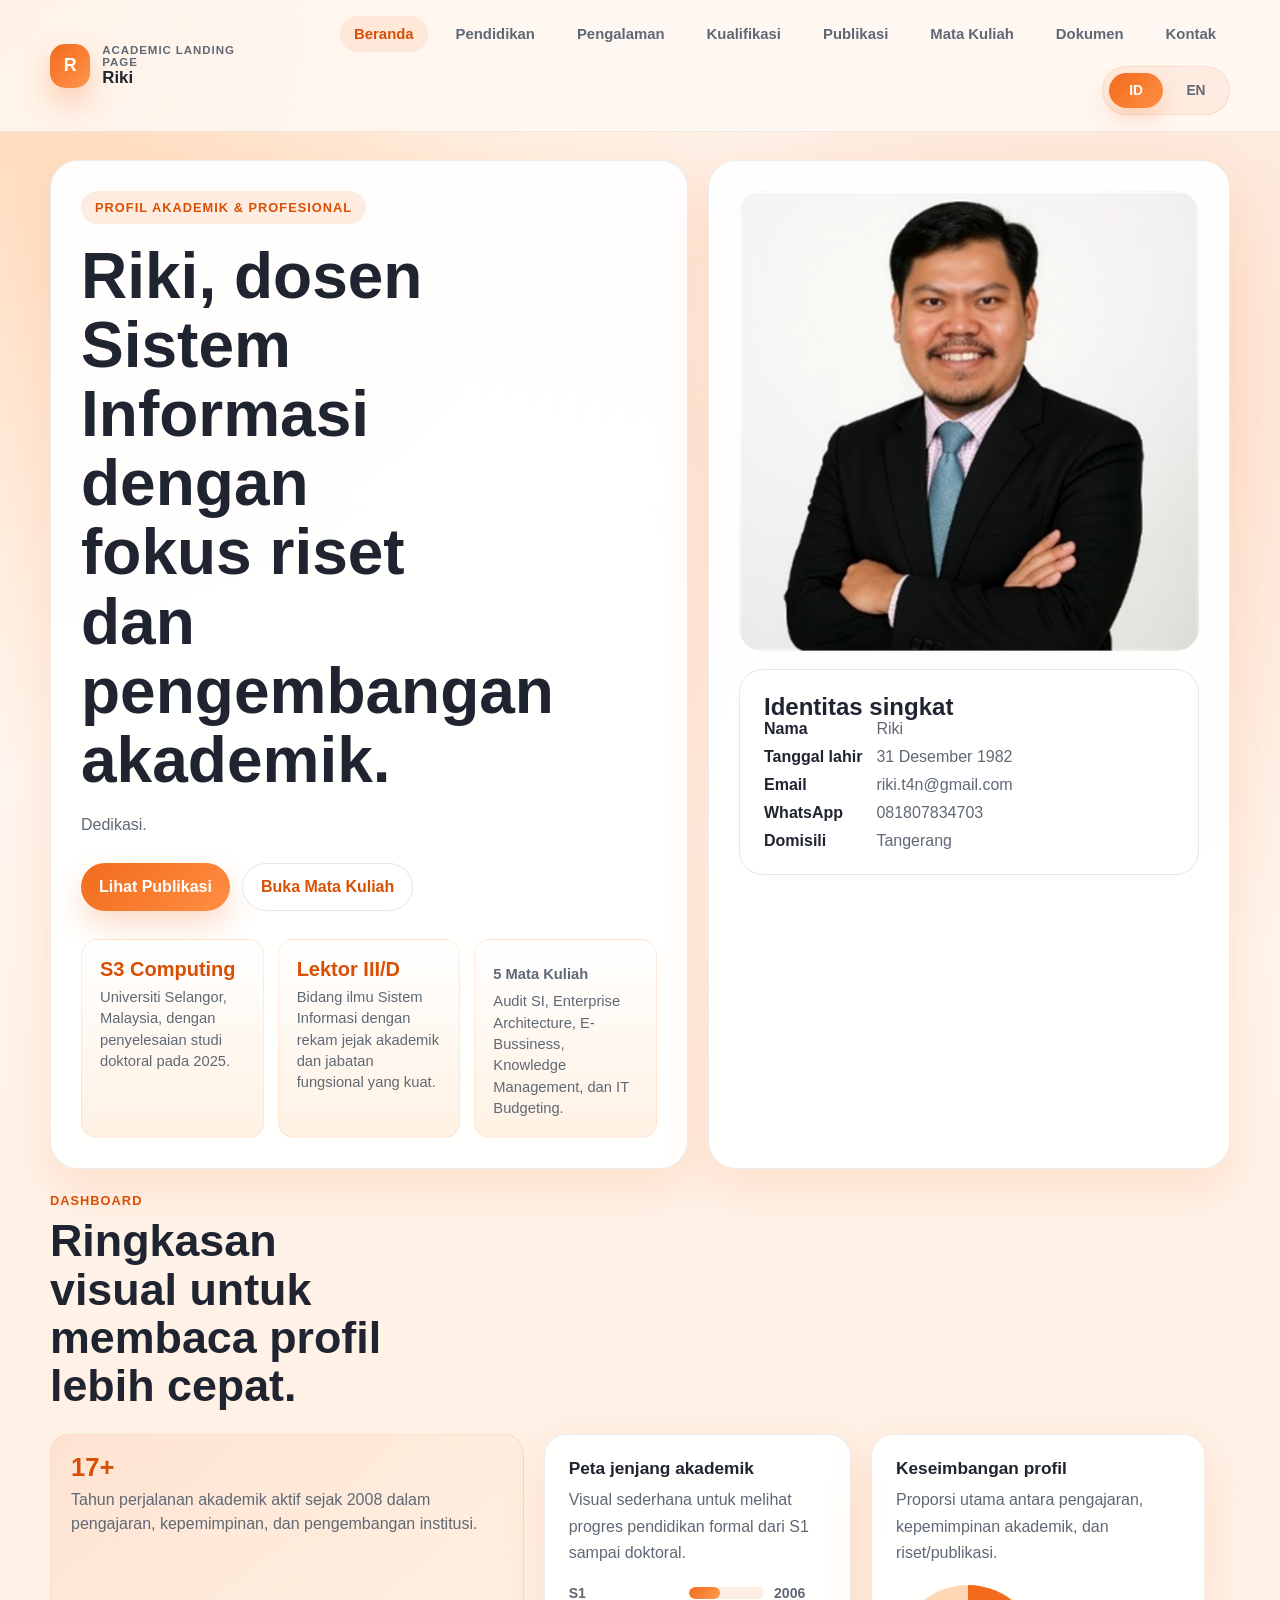
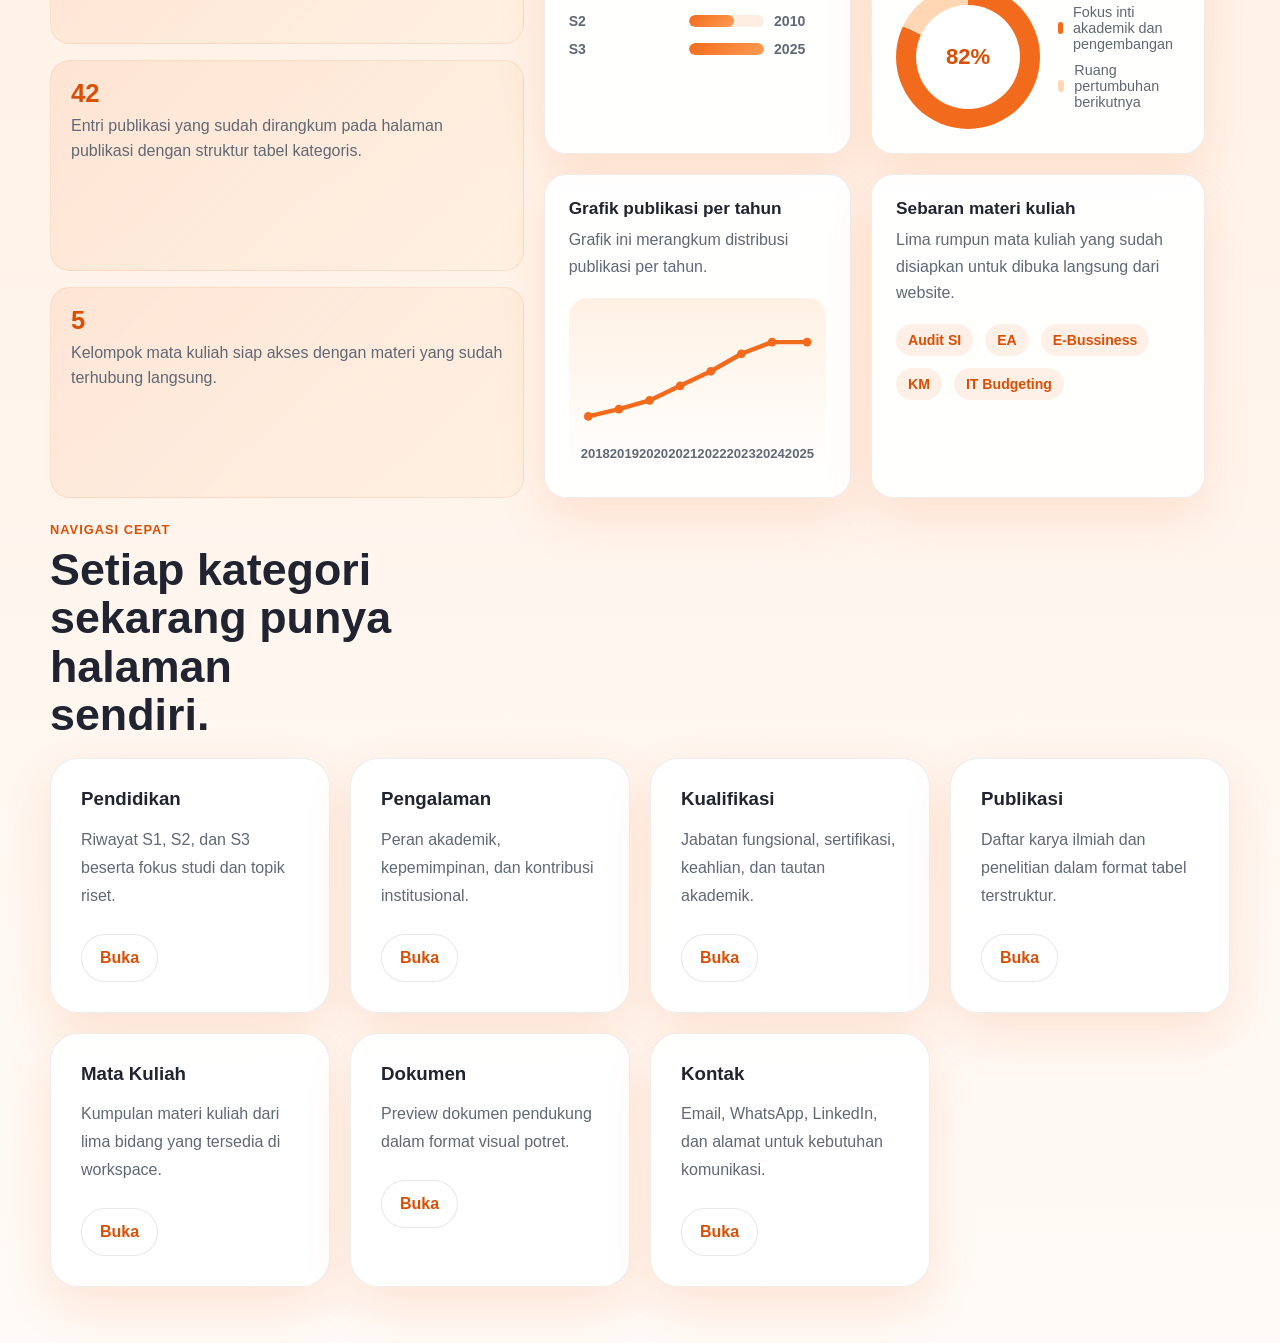
<file: index.html>
<!DOCTYPE html>
<html lang="id">
<head>
  <meta charset="UTF-8">
  <meta name="viewport" content="width=device-width, initial-scale=1.0">
  <title>Riki | Beranda</title>
  <link rel="stylesheet" href="site.css">
</head>
<body data-title-id="Riki | Beranda" data-title-en="Riki | Home">
  <header class="site-header">
    <div class="container nav">
      <a class="brand" href="index.html">
        <div class="brand-mark">R</div>
        <div class="brand-copy">
          <small>Academic Landing Page</small>
          <strong>Riki</strong>
        </div>
      </a>
      <div class="nav-tools">
        <nav class="nav-links">
          <a class="active" href="index.html"><span class="lang-id">Beranda</span><span class="lang-en">Home</span></a>
          <a href="pendidikan.html"><span class="lang-id">Pendidikan</span><span class="lang-en">Education</span></a>
          <a href="pengalaman.html"><span class="lang-id">Pengalaman</span><span class="lang-en">Experience</span></a>
          <a href="kualifikasi.html"><span class="lang-id">Kualifikasi</span><span class="lang-en">Qualifications</span></a>
          <a href="publikasi.html"><span class="lang-id">Publikasi</span><span class="lang-en">Publications</span></a>
          <a href="mata-kuliah.html"><span class="lang-id">Mata Kuliah</span><span class="lang-en">Courses</span></a>
          <a href="dokumen.html"><span class="lang-id">Dokumen</span><span class="lang-en">Documents</span></a>
          <a href="kontak.html"><span class="lang-id">Kontak</span><span class="lang-en">Contact</span></a>
        </nav>
        <div class="lang-switcher" aria-label="Language switcher">
          <button class="lang-button" data-lang-switch="id" type="button">ID</button>
          <button class="lang-button" data-lang-switch="en" type="button">EN</button>
        </div>
      </div>
    </div>
  </header>
  <main>
    <div class="container hero-grid">
      <section class="hero-card">
        <span class="eyebrow"><span class="lang-id">Profil Akademik & Profesional</span><span class="lang-en">Academic & Professional Profile</span></span>
        <h1><span class="lang-id">Riki, dosen Sistem Informasi dengan fokus riset dan pengembangan akademik.</span><span class="lang-en">Riki, an Information Systems lecturer focused on research and academic development.</span></h1>
        <p>
          <span class="lang-id">Dedikasi.</span>
          <span class="lang-en">Dedication.</span>
        </p>
        <div class="actions">
          <a class="button button-primary" href="publikasi.html"><span class="lang-id">Lihat Publikasi</span><span class="lang-en">View Publications</span></a>
          <a class="button button-secondary" href="mata-kuliah.html"><span class="lang-id">Buka Mata Kuliah</span><span class="lang-en">Open Courses</span></a>
        </div>
        <div class="metric-grid">
          <div class="metric">
            <strong>S3 Computing</strong>
            <span><span class="lang-id">Universiti Selangor, Malaysia, dengan penyelesaian studi doktoral pada 2025.</span><span class="lang-en">Universiti Selangor, Malaysia, with doctoral completion in 2025.</span></span>
          </div>
          <div class="metric">
            <strong>Lektor III/D</strong>
            <span><span class="lang-id">Bidang ilmu Sistem Informasi dengan rekam jejak akademik dan jabatan fungsional yang kuat.</span><span class="lang-en">Information Systems specialization with a strong academic and functional-career track record.</span></span>
          </div>
          <div class="metric">
            <strong><span class="lang-id">5 Mata Kuliah</span><span class="lang-en">5 Courses</span></strong>
            <span><span class="lang-id">Audit SI, Enterprise Architecture, E-Bussiness, Knowledge Management, dan IT Budgeting.</span><span class="lang-en">IT Audit, Enterprise Architecture, E-Business, Knowledge Management, and IT Budgeting.</span></span>
          </div>
        </div>
      </section>
      <aside class="panel">
        <div class="portrait-wrap">
          <img src="./assets/profile-riki-enhanced.jpg" alt="Foto profil Riki">
        </div>
        <div class="mini-profile" style="margin-top: 18px;">
          <h2><span class="lang-id">Identitas singkat</span><span class="lang-en">Quick profile</span></h2>
          <dl>
            <dt><span class="lang-id">Nama</span><span class="lang-en">Name</span></dt>
            <dd>Riki</dd>
            <dt><span class="lang-id">Tanggal lahir</span><span class="lang-en">Date of birth</span></dt>
            <dd><span class="lang-id">31 Desember 1982</span><span class="lang-en">31 December 1982</span></dd>
            <dt>Email</dt>
            <dd>riki.t4n@gmail.com</dd>
            <dt>WhatsApp</dt>
            <dd>081807834703</dd>
            <dt><span class="lang-id">Domisili</span><span class="lang-en">Location</span></dt>
            <dd>Tangerang</dd>
          </dl>
        </div>
      </aside>
    </div>

    <section class="container" style="margin-top: 24px;">
      <div class="section-head">
        <div>
          <span class="section-kicker"><span class="lang-id">Dashboard</span><span class="lang-en">Dashboard</span></span>
          <h2 class="section-title"><span class="lang-id">Ringkasan visual untuk membaca profil lebih cepat.</span><span class="lang-en">Visual summary for faster profile reading.</span></h2>
        </div>
      </div>
      <div class="dashboard-grid">
        <div class="dashboard-summary">
          <div class="summary-strip">
            <strong>17+</strong>
            <span><span class="lang-id">Tahun perjalanan akademik aktif sejak 2008 dalam pengajaran, kepemimpinan, dan pengembangan institusi.</span><span class="lang-en">Years of active academic journey since 2008 across teaching, leadership, and institutional development.</span></span>
          </div>
          <div class="summary-strip">
            <strong>42</strong>
            <span><span class="lang-id">Entri publikasi yang sudah dirangkum pada halaman publikasi dengan struktur tabel kategoris.</span><span class="lang-en">Publication entries summarized on the publications page in a categorized table format.</span></span>
          </div>
          <div class="summary-strip">
            <strong>5</strong>
            <span><span class="lang-id">Kelompok mata kuliah siap akses dengan materi yang sudah terhubung langsung.</span><span class="lang-en">Course groups ready to access with directly linked teaching materials.</span></span>
          </div>
        </div>
        <div class="chart-grid">
          <article class="chart-card">
            <h3><span class="lang-id">Peta jenjang akademik</span><span class="lang-en">Academic degree map</span></h3>
            <p><span class="lang-id">Visual sederhana untuk melihat progres pendidikan formal dari S1 sampai doktoral.</span><span class="lang-en">A simple visual to see the progression of formal education from bachelor to doctorate.</span></p>
            <div class="bar-chart">
              <div class="bar-row">
                <span>S1</span>
                <div class="bar-track"><div class="bar-fill" style="width: 42%;"></div></div>
                <span>2006</span>
              </div>
              <div class="bar-row">
                <span>S2</span>
                <div class="bar-track"><div class="bar-fill" style="width: 60%;"></div></div>
                <span>2010</span>
              </div>
              <div class="bar-row">
                <span>S3</span>
                <div class="bar-track"><div class="bar-fill" style="width: 100%;"></div></div>
                <span>2025</span>
              </div>
            </div>
          </article>
          <article class="chart-card">
            <h3><span class="lang-id">Keseimbangan profil</span><span class="lang-en">Profile balance</span></h3>
            <p><span class="lang-id">Proporsi utama antara pengajaran, kepemimpinan akademik, dan riset/publikasi.</span><span class="lang-en">Main proportion across teaching, academic leadership, and research/publication.</span></p>
            <div class="donut-wrap">
              <div class="donut" data-value="82%"></div>
              <div class="legend">
                <div class="legend-item"><span class="legend-swatch"></span><span><span class="lang-id">Fokus inti akademik dan pengembangan</span><span class="lang-en">Core academic and development focus</span></span></div>
                <div class="legend-item"><span class="legend-swatch soft"></span><span><span class="lang-id">Ruang pertumbuhan berikutnya</span><span class="lang-en">Next growth space</span></span></div>
              </div>
            </div>
          </article>
          <article class="chart-card">
            <h3><span class="lang-id">Grafik publikasi per tahun</span><span class="lang-en">Publications by year</span></h3>
            <p><span class="lang-id">Grafik ini merangkum distribusi publikasi per tahun.</span><span class="lang-en">This chart summarizes the publication distribution by year.</span></p>
            <div class="line-chart">
              <svg viewBox="0 0 320 170" role="img" aria-label="Publication chart by year">
                <polyline points="10,146 52,136 94,124 136,104 178,84 220,60 262,44 310,44" fill="none" stroke="#f26b1d" stroke-width="6" stroke-linecap="round" stroke-linejoin="round"></polyline>
                <circle cx="10" cy="146" r="6" fill="#f26b1d"></circle>
                <circle cx="52" cy="136" r="6" fill="#f26b1d"></circle>
                <circle cx="94" cy="124" r="6" fill="#f26b1d"></circle>
                <circle cx="136" cy="104" r="6" fill="#f26b1d"></circle>
                <circle cx="178" cy="84" r="6" fill="#f26b1d"></circle>
                <circle cx="220" cy="60" r="6" fill="#f26b1d"></circle>
                <circle cx="262" cy="44" r="6" fill="#f26b1d"></circle>
                <circle cx="310" cy="44" r="6" fill="#f26b1d"></circle>
              </svg>
              <div class="axis-labels">
                <span>2018</span>
                <span>2019</span>
                <span>2020</span>
                <span>2021</span>
                <span>2022</span>
                <span>2023</span>
                <span>2024</span>
                <span>2025</span>
              </div>
            </div>
          </article>
          <article class="chart-card">
            <h3><span class="lang-id">Sebaran materi kuliah</span><span class="lang-en">Course material spread</span></h3>
            <p><span class="lang-id">Lima rumpun mata kuliah yang sudah disiapkan untuk dibuka langsung dari website.</span><span class="lang-en">Five course clusters prepared to be opened directly from the website.</span></p>
            <div class="chip-row" style="margin-top: 18px;">
              <span class="chip">Audit SI</span>
              <span class="chip">EA</span>
              <span class="chip">E-Bussiness</span>
              <span class="chip">KM</span>
              <span class="chip">IT Budgeting</span>
            </div>
          </article>
        </div>
      </div>
    </section>

    <section class="container" style="margin-top: 24px;">
      <div class="section-head">
        <div>
          <span class="section-kicker"><span class="lang-id">Navigasi Cepat</span><span class="lang-en">Quick Navigation</span></span>
          <h2 class="section-title"><span class="lang-id">Setiap kategori sekarang punya halaman sendiri.</span><span class="lang-en">Each category now has its own page.</span></h2>
        </div>
      </div>
      <div class="quick-grid">
        <article class="card">
          <h3><span class="lang-id">Pendidikan</span><span class="lang-en">Education</span></h3>
          <p><span class="lang-id">Riwayat S1, S2, dan S3 beserta fokus studi dan topik riset.</span><span class="lang-en">Bachelor, master, and doctoral history with study focus and research topics.</span></p>
          <div class="actions"><a class="button button-secondary" href="pendidikan.html"><span class="lang-id">Buka</span><span class="lang-en">Open</span></a></div>
        </article>
        <article class="card">
          <h3><span class="lang-id">Pengalaman</span><span class="lang-en">Experience</span></h3>
          <p><span class="lang-id">Peran akademik, kepemimpinan, dan kontribusi institusional.</span><span class="lang-en">Academic roles, leadership, and institutional contributions.</span></p>
          <div class="actions"><a class="button button-secondary" href="pengalaman.html"><span class="lang-id">Buka</span><span class="lang-en">Open</span></a></div>
        </article>
        <article class="card">
          <h3><span class="lang-id">Kualifikasi</span><span class="lang-en">Qualifications</span></h3>
          <p><span class="lang-id">Jabatan fungsional, sertifikasi, keahlian, dan tautan akademik.</span><span class="lang-en">Functional rank, certifications, skills, and academic links.</span></p>
          <div class="actions"><a class="button button-secondary" href="kualifikasi.html"><span class="lang-id">Buka</span><span class="lang-en">Open</span></a></div>
        </article>
        <article class="card">
          <h3><span class="lang-id">Publikasi</span><span class="lang-en">Publications</span></h3>
          <p><span class="lang-id">Daftar karya ilmiah dan penelitian dalam format tabel terstruktur.</span><span class="lang-en">Research and scientific works listed in a structured table format.</span></p>
          <div class="actions"><a class="button button-secondary" href="publikasi.html"><span class="lang-id">Buka</span><span class="lang-en">Open</span></a></div>
        </article>
        <article class="card">
          <h3><span class="lang-id">Mata Kuliah</span><span class="lang-en">Courses</span></h3>
          <p><span class="lang-id">Kumpulan materi kuliah dari lima bidang yang tersedia di workspace.</span><span class="lang-en">Teaching materials from five subject clusters available in the workspace.</span></p>
          <div class="actions"><a class="button button-secondary" href="mata-kuliah.html"><span class="lang-id">Buka</span><span class="lang-en">Open</span></a></div>
        </article>
        <article class="card">
          <h3><span class="lang-id">Dokumen</span><span class="lang-en">Documents</span></h3>
          <p><span class="lang-id">Preview dokumen pendukung dalam format visual potret.</span><span class="lang-en">Supporting documents previewed in portrait visual format.</span></p>
          <div class="actions"><a class="button button-secondary" href="dokumen.html"><span class="lang-id">Buka</span><span class="lang-en">Open</span></a></div>
        </article>
        <article class="card">
          <h3><span class="lang-id">Kontak</span><span class="lang-en">Contact</span></h3>
          <p><span class="lang-id">Email, WhatsApp, LinkedIn, dan alamat untuk kebutuhan komunikasi.</span><span class="lang-en">Email, WhatsApp, LinkedIn, and address for communication needs.</span></p>
          <div class="actions"><a class="button button-secondary" href="kontak.html"><span class="lang-id">Buka</span><span class="lang-en">Open</span></a></div>
        </article>
      </div>
    </section>
  </main>
  <script src="site.js"></script>
</body>
</html>
</file>
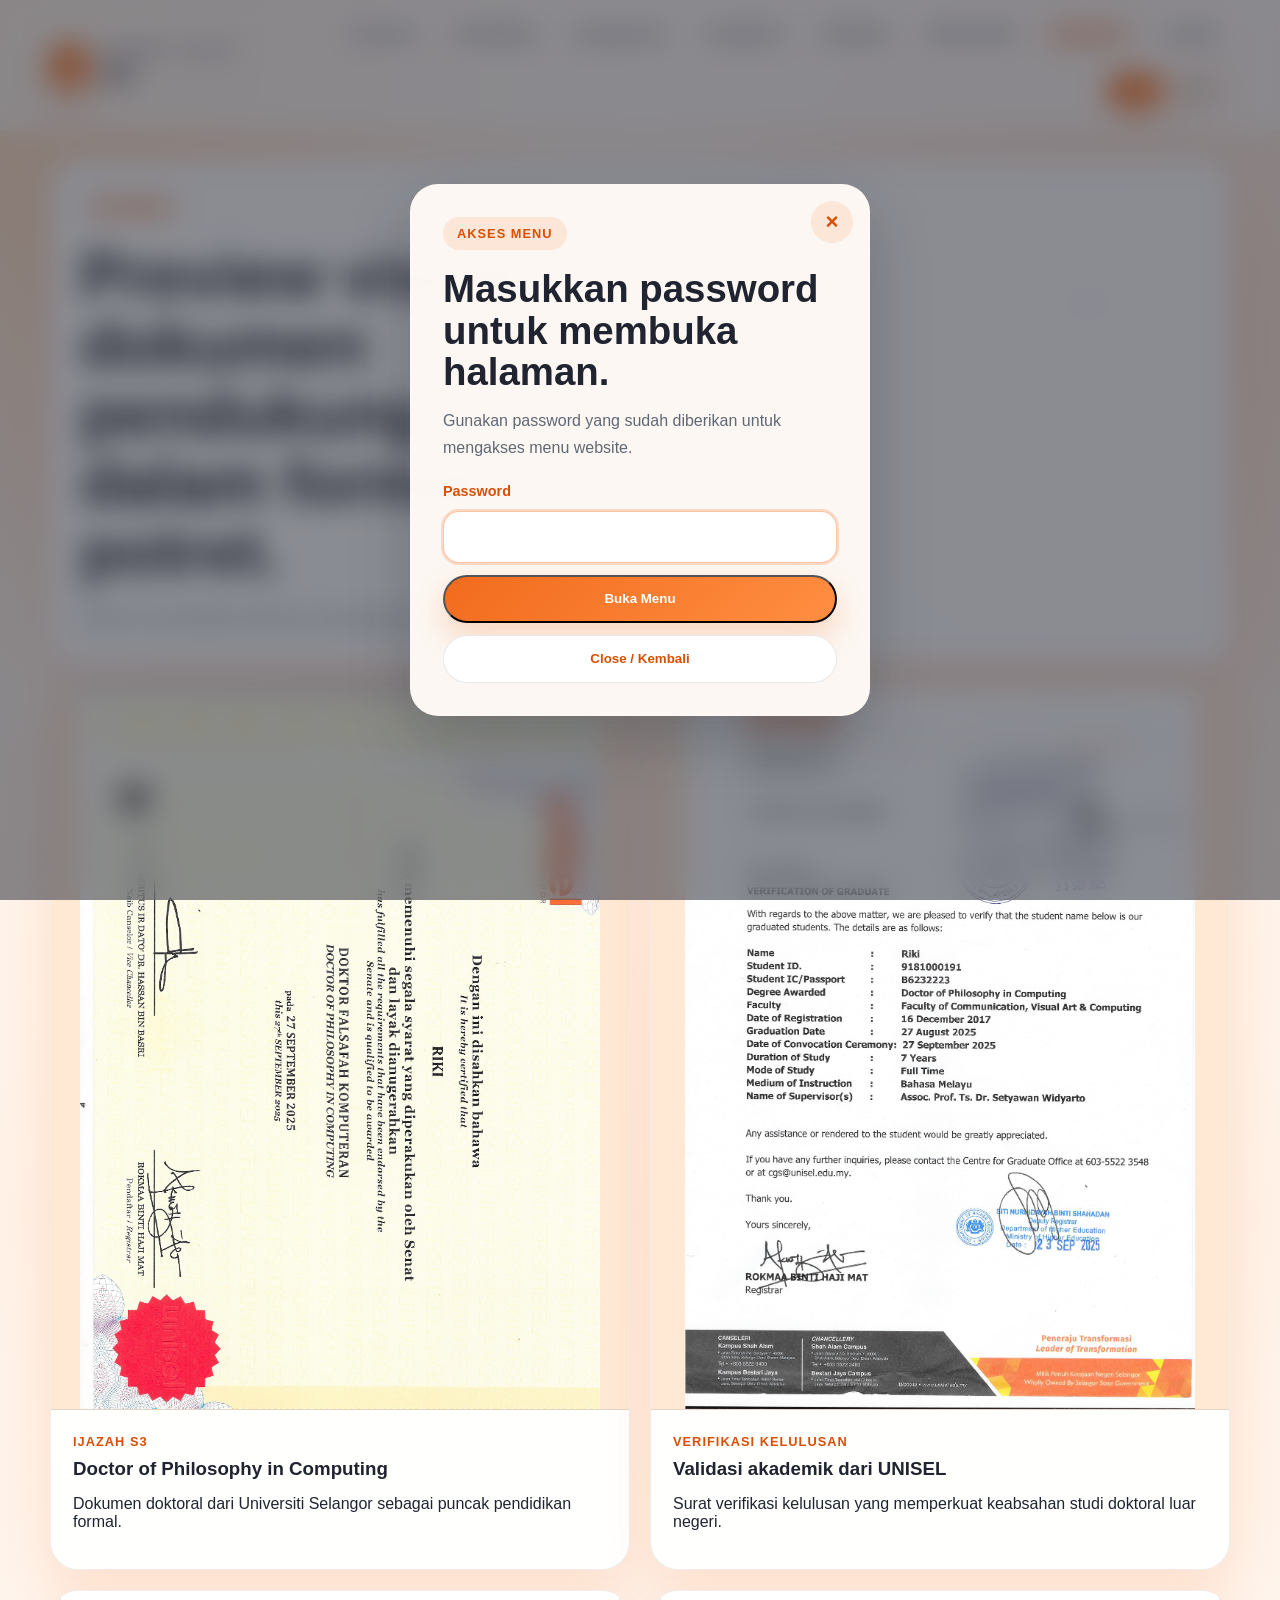
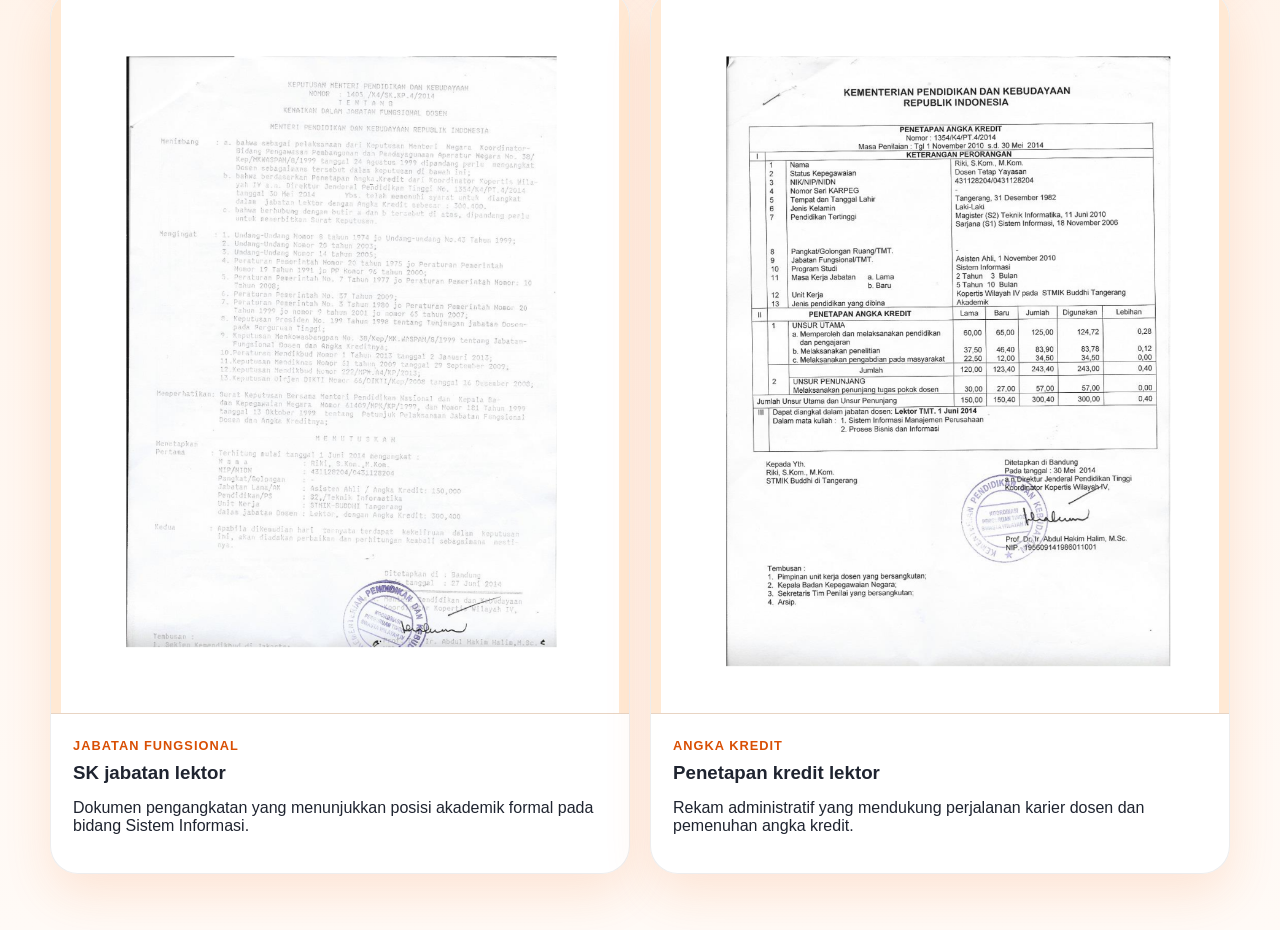
<file: dokumen.html>
<!DOCTYPE html>
<html lang="id">
<head>
  <meta charset="UTF-8">
  <meta name="viewport" content="width=device-width, initial-scale=1.0">
  <title>Riki | Dokumen</title>
  <link rel="stylesheet" href="site.css">
</head>
<body data-title-id="Riki | Dokumen" data-title-en="Riki | Documents" data-protected="private-content">
  <header class="site-header">
    <div class="container nav">
      <a class="brand" href="index.html">
        <div class="brand-mark">R</div>
        <div class="brand-copy">
          <small>Academic Landing Page</small>
          <strong>Riki</strong>
        </div>
      </a>
      <div class="nav-tools">
        <nav class="nav-links">
          <a href="index.html"><span class="lang-id">Beranda</span><span class="lang-en">Home</span></a>
          <a href="pendidikan.html"><span class="lang-id">Pendidikan</span><span class="lang-en">Education</span></a>
          <a href="pengalaman.html"><span class="lang-id">Pengalaman</span><span class="lang-en">Experience</span></a>
          <a href="kualifikasi.html"><span class="lang-id">Kualifikasi</span><span class="lang-en">Qualifications</span></a>
          <a href="publikasi.html"><span class="lang-id">Publikasi</span><span class="lang-en">Publications</span></a>
          <a href="mata-kuliah.html"><span class="lang-id">Mata Kuliah</span><span class="lang-en">Courses</span></a>
          <a class="active" href="dokumen.html"><span class="lang-id">Dokumen</span><span class="lang-en">Documents</span></a>
          <a href="kontak.html"><span class="lang-id">Kontak</span><span class="lang-en">Contact</span></a>
        </nav>
        <div class="lang-switcher" aria-label="Language switcher">
          <button class="lang-button" data-lang-switch="id" type="button">ID</button>
          <button class="lang-button" data-lang-switch="en" type="button">EN</button>
        </div>
      </div>
    </div>
  </header>
  <main>
    <section class="container page-hero">
      <span class="eyebrow"><span class="lang-id">Dokumen</span><span class="lang-en">Documents</span></span>
      <h1><span class="lang-id">Preview visual dokumen pendukung dalam format potret.</span><span class="lang-en">Visual preview of supporting documents in portrait format.</span></h1>
      <p><span class="lang-id">Galeri ini menonjolkan dokumen yang paling penting dari perjalanan akademik dan jabatan fungsional.</span><span class="lang-en">This gallery highlights the most important documents from the academic journey and functional rank progression.</span></p>
    </section>
    <section class="container" style="margin-top: 24px;">
      <div class="gallery-grid">
        <article class="gallery-card">
          <img src="./assets/doc-phd-diploma.png" alt="Ijazah S3 UNISEL">
          <div class="gallery-copy">
            <span class="gallery-label"><span class="lang-id">Ijazah S3</span><span class="lang-en">Doctoral Diploma</span></span>
            <h3>Doctor of Philosophy in Computing</h3>
            <p><span class="lang-id">Dokumen doktoral dari Universiti Selangor sebagai puncak pendidikan formal.</span><span class="lang-en">Doctoral document from Universiti Selangor as the highest formal education milestone.</span></p>
          </div>
        </article>
        <article class="gallery-card">
          <img src="./assets/doc-phd-verification.png" alt="Surat verifikasi lulusan UNISEL">
          <div class="gallery-copy">
            <span class="gallery-label"><span class="lang-id">Verifikasi Kelulusan</span><span class="lang-en">Graduation Verification</span></span>
            <h3><span class="lang-id">Validasi akademik dari UNISEL</span><span class="lang-en">Academic validation from UNISEL</span></h3>
            <p><span class="lang-id">Surat verifikasi kelulusan yang memperkuat keabsahan studi doktoral luar negeri.</span><span class="lang-en">Graduation verification letter that strengthens the validity of overseas doctoral study.</span></p>
          </div>
        </article>
        <article class="gallery-card">
          <img src="./assets/doc-lektor-sk.png" alt="SK jabatan fungsional lektor">
          <div class="gallery-copy">
            <span class="gallery-label"><span class="lang-id">Jabatan Fungsional</span><span class="lang-en">Functional Rank</span></span>
            <h3><span class="lang-id">SK jabatan lektor</span><span class="lang-en">Lecturer rank decree</span></h3>
            <p><span class="lang-id">Dokumen pengangkatan yang menunjukkan posisi akademik formal pada bidang Sistem Informasi.</span><span class="lang-en">Appointment document showing formal academic rank in the field of Information Systems.</span></p>
          </div>
        </article>
        <article class="gallery-card">
          <img src="./assets/doc-angka-kredit.png" alt="Penetapan angka kredit">
          <div class="gallery-copy">
            <span class="gallery-label"><span class="lang-id">Angka Kredit</span><span class="lang-en">Credit Score</span></span>
            <h3><span class="lang-id">Penetapan kredit lektor</span><span class="lang-en">Lecturer credit assessment</span></h3>
            <p><span class="lang-id">Rekam administratif yang mendukung perjalanan karier dosen dan pemenuhan angka kredit.</span><span class="lang-en">Administrative record supporting lecturer career progression and credit fulfillment.</span></p>
          </div>
        </article>
      </div>
    </section>
  </main>
  <script src="site.js"></script>
</body>
</html>
</file>
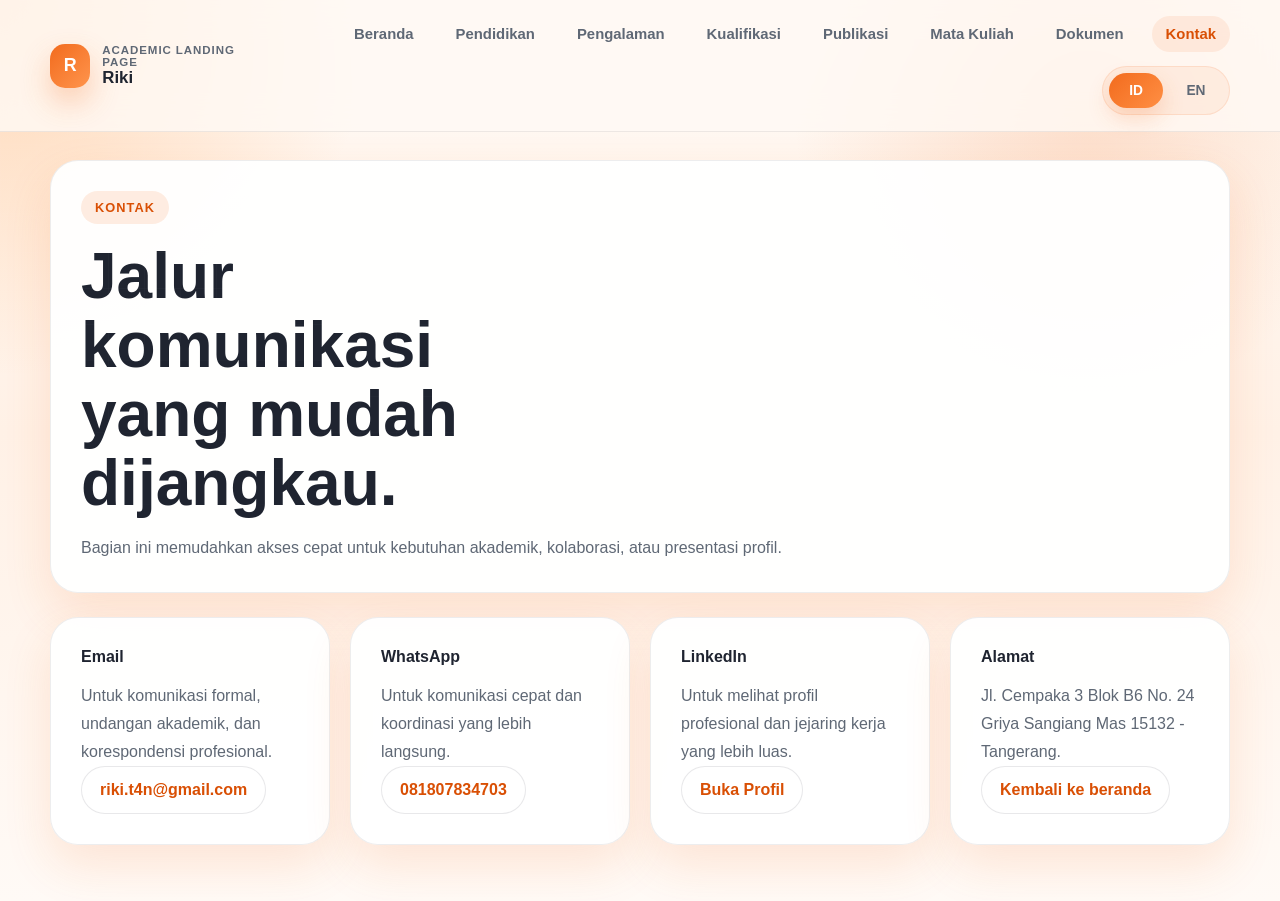
<file: kontak.html>
<!DOCTYPE html>
<html lang="id">
<head>
  <meta charset="UTF-8">
  <meta name="viewport" content="width=device-width, initial-scale=1.0">
  <title>Riki | Kontak</title>
  <link rel="stylesheet" href="site.css">
</head>
<body data-title-id="Riki | Kontak" data-title-en="Riki | Contact">
  <header class="site-header">
    <div class="container nav">
      <a class="brand" href="index.html">
        <div class="brand-mark">R</div>
        <div class="brand-copy">
          <small>Academic Landing Page</small>
          <strong>Riki</strong>
        </div>
      </a>
      <div class="nav-tools">
        <nav class="nav-links">
          <a href="index.html"><span class="lang-id">Beranda</span><span class="lang-en">Home</span></a>
          <a href="pendidikan.html"><span class="lang-id">Pendidikan</span><span class="lang-en">Education</span></a>
          <a href="pengalaman.html"><span class="lang-id">Pengalaman</span><span class="lang-en">Experience</span></a>
          <a href="kualifikasi.html"><span class="lang-id">Kualifikasi</span><span class="lang-en">Qualifications</span></a>
          <a href="publikasi.html"><span class="lang-id">Publikasi</span><span class="lang-en">Publications</span></a>
          <a href="mata-kuliah.html"><span class="lang-id">Mata Kuliah</span><span class="lang-en">Courses</span></a>
          <a href="dokumen.html"><span class="lang-id">Dokumen</span><span class="lang-en">Documents</span></a>
          <a class="active" href="kontak.html"><span class="lang-id">Kontak</span><span class="lang-en">Contact</span></a>
        </nav>
        <div class="lang-switcher" aria-label="Language switcher">
          <button class="lang-button" data-lang-switch="id" type="button">ID</button>
          <button class="lang-button" data-lang-switch="en" type="button">EN</button>
        </div>
      </div>
    </div>
  </header>
  <main>
    <section class="container page-hero">
      <span class="eyebrow"><span class="lang-id">Kontak</span><span class="lang-en">Contact</span></span>
      <h1><span class="lang-id">Jalur komunikasi yang mudah dijangkau.</span><span class="lang-en">Easy-to-reach communication channels.</span></h1>
      <p><span class="lang-id">Bagian ini memudahkan akses cepat untuk kebutuhan akademik, kolaborasi, atau presentasi profil.</span><span class="lang-en">This page provides quick access for academic needs, collaboration, or profile presentation.</span></p>
    </section>
    <section class="container" style="margin-top: 24px;">
      <div class="contact-grid">
        <article class="contact-card">
          <strong>Email</strong>
          <p><span class="lang-id">Untuk komunikasi formal, undangan akademik, dan korespondensi profesional.</span><span class="lang-en">For formal communication, academic invitations, and professional correspondence.</span></p>
          <a href="mailto:riki.t4n@gmail.com">riki.t4n@gmail.com</a>
        </article>
        <article class="contact-card">
          <strong>WhatsApp</strong>
          <p><span class="lang-id">Untuk komunikasi cepat dan koordinasi yang lebih langsung.</span><span class="lang-en">For fast communication and more direct coordination.</span></p>
          <a href="https://api.whatsapp.com/send?phone=6281807834703" target="_blank" rel="noopener noreferrer">081807834703</a>
        </article>
        <article class="contact-card">
          <strong>LinkedIn</strong>
          <p><span class="lang-id">Untuk melihat profil profesional dan jejaring kerja yang lebih luas.</span><span class="lang-en">To view the professional profile and broader network.</span></p>
          <a href="https://www.linkedin.com/in/riki-riki-42983830/" target="_blank" rel="noopener noreferrer"><span class="lang-id">Buka Profil</span><span class="lang-en">Open Profile</span></a>
        </article>
        <article class="contact-card">
          <strong><span class="lang-id">Alamat</span><span class="lang-en">Address</span></strong>
          <p>Jl. Cempaka 3 Blok B6 No. 24 Griya Sangiang Mas 15132 - Tangerang.</p>
          <a href="index.html"><span class="lang-id">Kembali ke beranda</span><span class="lang-en">Back to home</span></a>
        </article>
      </div>
    </section>
  </main>
  <script src="site.js"></script>
</body>
</html>
</file>
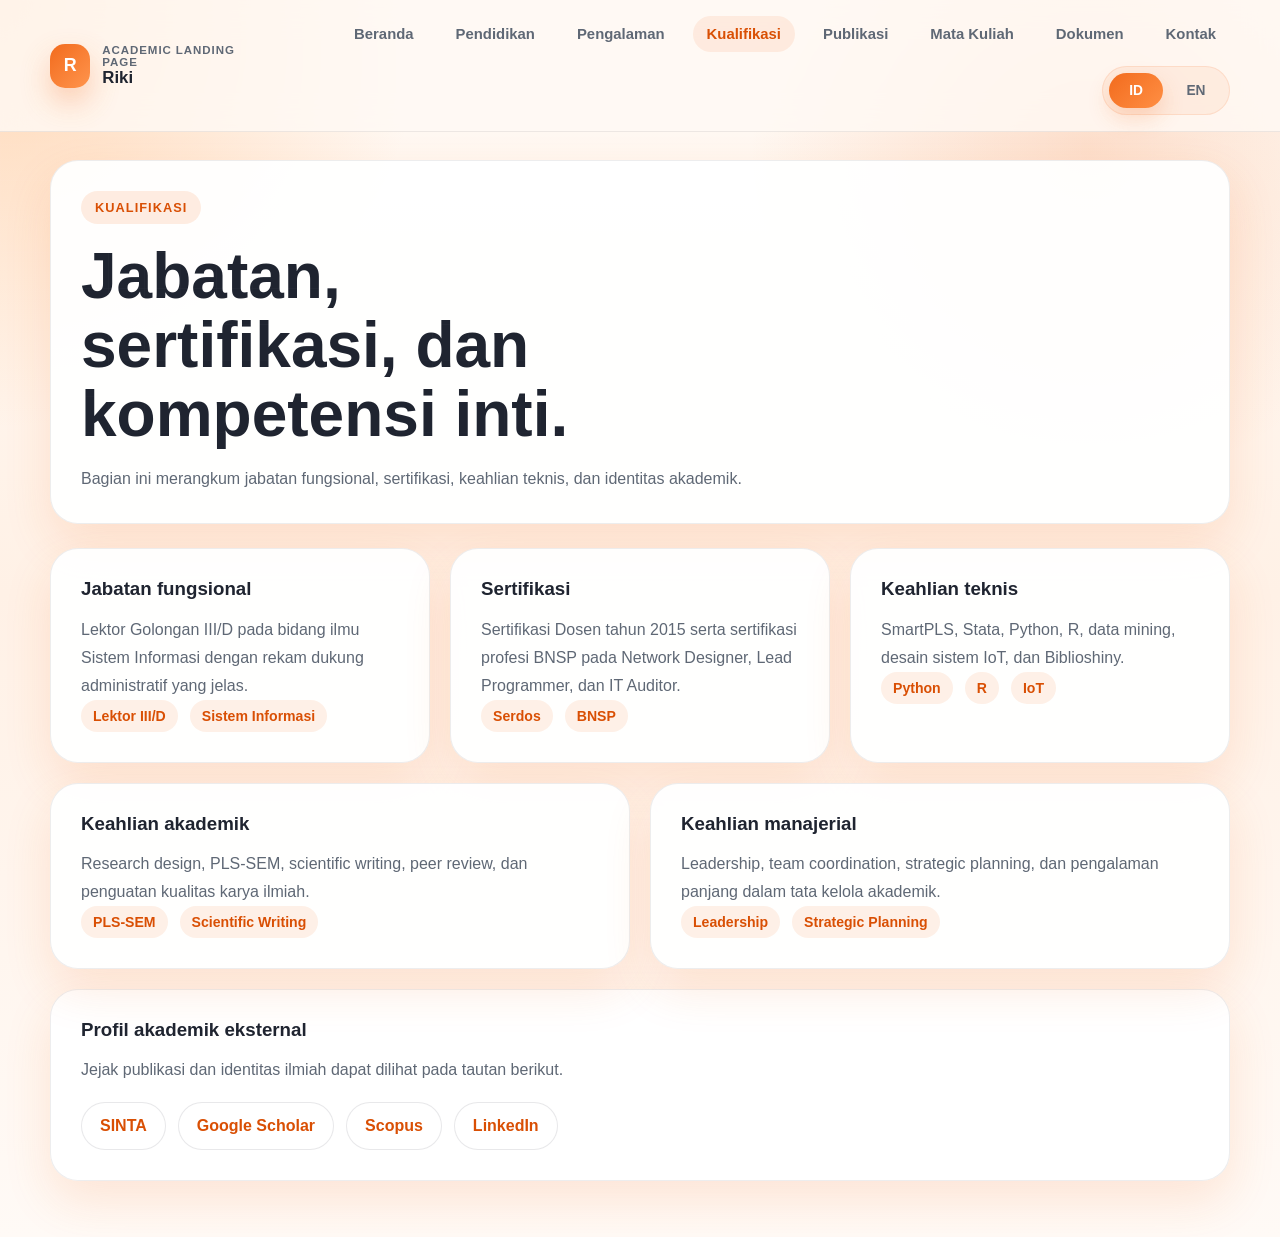
<file: kualifikasi.html>
<!DOCTYPE html>
<html lang="id">
<head>
  <meta charset="UTF-8">
  <meta name="viewport" content="width=device-width, initial-scale=1.0">
  <title>Riki | Kualifikasi</title>
  <link rel="stylesheet" href="site.css">
</head>
<body data-title-id="Riki | Kualifikasi" data-title-en="Riki | Qualifications">
  <header class="site-header">
    <div class="container nav">
      <a class="brand" href="index.html">
        <div class="brand-mark">R</div>
        <div class="brand-copy">
          <small>Academic Landing Page</small>
          <strong>Riki</strong>
        </div>
      </a>
      <div class="nav-tools">
        <nav class="nav-links">
          <a href="index.html"><span class="lang-id">Beranda</span><span class="lang-en">Home</span></a>
          <a href="pendidikan.html"><span class="lang-id">Pendidikan</span><span class="lang-en">Education</span></a>
          <a href="pengalaman.html"><span class="lang-id">Pengalaman</span><span class="lang-en">Experience</span></a>
          <a class="active" href="kualifikasi.html"><span class="lang-id">Kualifikasi</span><span class="lang-en">Qualifications</span></a>
          <a href="publikasi.html"><span class="lang-id">Publikasi</span><span class="lang-en">Publications</span></a>
          <a href="mata-kuliah.html"><span class="lang-id">Mata Kuliah</span><span class="lang-en">Courses</span></a>
          <a href="dokumen.html"><span class="lang-id">Dokumen</span><span class="lang-en">Documents</span></a>
          <a href="kontak.html"><span class="lang-id">Kontak</span><span class="lang-en">Contact</span></a>
        </nav>
        <div class="lang-switcher" aria-label="Language switcher">
          <button class="lang-button" data-lang-switch="id" type="button">ID</button>
          <button class="lang-button" data-lang-switch="en" type="button">EN</button>
        </div>
      </div>
    </div>
  </header>
  <main>
    <section class="container page-hero">
      <span class="eyebrow"><span class="lang-id">Kualifikasi</span><span class="lang-en">Qualifications</span></span>
      <h1><span class="lang-id">Jabatan, sertifikasi, dan kompetensi inti.</span><span class="lang-en">Rank, certifications, and core competencies.</span></h1>
      <p><span class="lang-id">Bagian ini merangkum jabatan fungsional, sertifikasi, keahlian teknis, dan identitas akademik.</span><span class="lang-en">This page summarizes functional rank, certifications, technical expertise, and academic identity.</span></p>
    </section>
    <section class="container" style="margin-top: 24px;">
      <div class="three-col">
        <article class="card">
          <h3><span class="lang-id">Jabatan fungsional</span><span class="lang-en">Functional rank</span></h3>
          <p><span class="lang-id">Lektor Golongan III/D pada bidang ilmu Sistem Informasi dengan rekam dukung administratif yang jelas.</span><span class="lang-en">Lecturer rank III/D in Information Systems with clear administrative supporting records.</span></p>
          <div class="chip-row">
            <span class="chip">Lektor III/D</span>
            <span class="chip"><span class="lang-id">Sistem Informasi</span><span class="lang-en">Information Systems</span></span>
          </div>
        </article>
        <article class="card">
          <h3><span class="lang-id">Sertifikasi</span><span class="lang-en">Certifications</span></h3>
          <p><span class="lang-id">Sertifikasi Dosen tahun 2015 serta sertifikasi profesi BNSP pada Network Designer, Lead Programmer, dan IT Auditor.</span><span class="lang-en">Certified Lecturer since 2015 and BNSP professional certifications in Network Designer, Lead Programmer, and IT Auditor.</span></p>
          <div class="chip-row">
            <span class="chip"><span class="lang-id">Serdos</span><span class="lang-en">Lecturer Certification</span></span>
            <span class="chip">BNSP</span>
          </div>
        </article>
        <article class="card">
          <h3><span class="lang-id">Keahlian teknis</span><span class="lang-en">Technical skills</span></h3>
          <p><span class="lang-id">SmartPLS, Stata, Python, R, data mining, desain sistem IoT, dan Biblioshiny.</span><span class="lang-en">SmartPLS, Stata, Python, R, data mining, IoT system design, and Biblioshiny.</span></p>
          <div class="chip-row">
            <span class="chip">Python</span>
            <span class="chip">R</span>
            <span class="chip">IoT</span>
          </div>
        </article>
      </div>
      <div class="two-col" style="margin-top: 20px;">
        <article class="card">
          <h3><span class="lang-id">Keahlian akademik</span><span class="lang-en">Academic skills</span></h3>
          <p><span class="lang-id">Research design, PLS-SEM, scientific writing, peer review, dan penguatan kualitas karya ilmiah.</span><span class="lang-en">Research design, PLS-SEM, scientific writing, peer review, and scholarly quality development.</span></p>
          <div class="chip-row">
            <span class="chip">PLS-SEM</span>
            <span class="chip">Scientific Writing</span>
          </div>
        </article>
        <article class="card">
          <h3><span class="lang-id">Keahlian manajerial</span><span class="lang-en">Managerial skills</span></h3>
          <p><span class="lang-id">Leadership, team coordination, strategic planning, dan pengalaman panjang dalam tata kelola akademik.</span><span class="lang-en">Leadership, team coordination, strategic planning, and long experience in academic governance.</span></p>
          <div class="chip-row">
            <span class="chip">Leadership</span>
            <span class="chip">Strategic Planning</span>
          </div>
        </article>
      </div>
      <div class="card" style="margin-top: 20px;">
        <h3><span class="lang-id">Profil akademik eksternal</span><span class="lang-en">External academic profiles</span></h3>
        <p><span class="lang-id">Jejak publikasi dan identitas ilmiah dapat dilihat pada tautan berikut.</span><span class="lang-en">Publication records and scholarly identity can be viewed through the following links.</span></p>
        <div class="resource-row" style="margin-top: 18px;">
          <a href="https://sinta.kemdikbud.go.id/authors/profile/137290" target="_blank" rel="noopener noreferrer">SINTA</a>
          <a href="https://scholar.google.co.id/citations?user=qAfT7iMAAAAJ&hl=en" target="_blank" rel="noopener noreferrer">Google Scholar</a>
          <a href="https://www.scopus.com/authid/detail.uri?authorId=57209458272" target="_blank" rel="noopener noreferrer">Scopus</a>
          <a href="https://www.linkedin.com/in/riki-riki-42983830/" target="_blank" rel="noopener noreferrer">LinkedIn</a>
        </div>
      </div>
    </section>
  </main>
  <script src="site.js"></script>
</body>
</html>
</file>
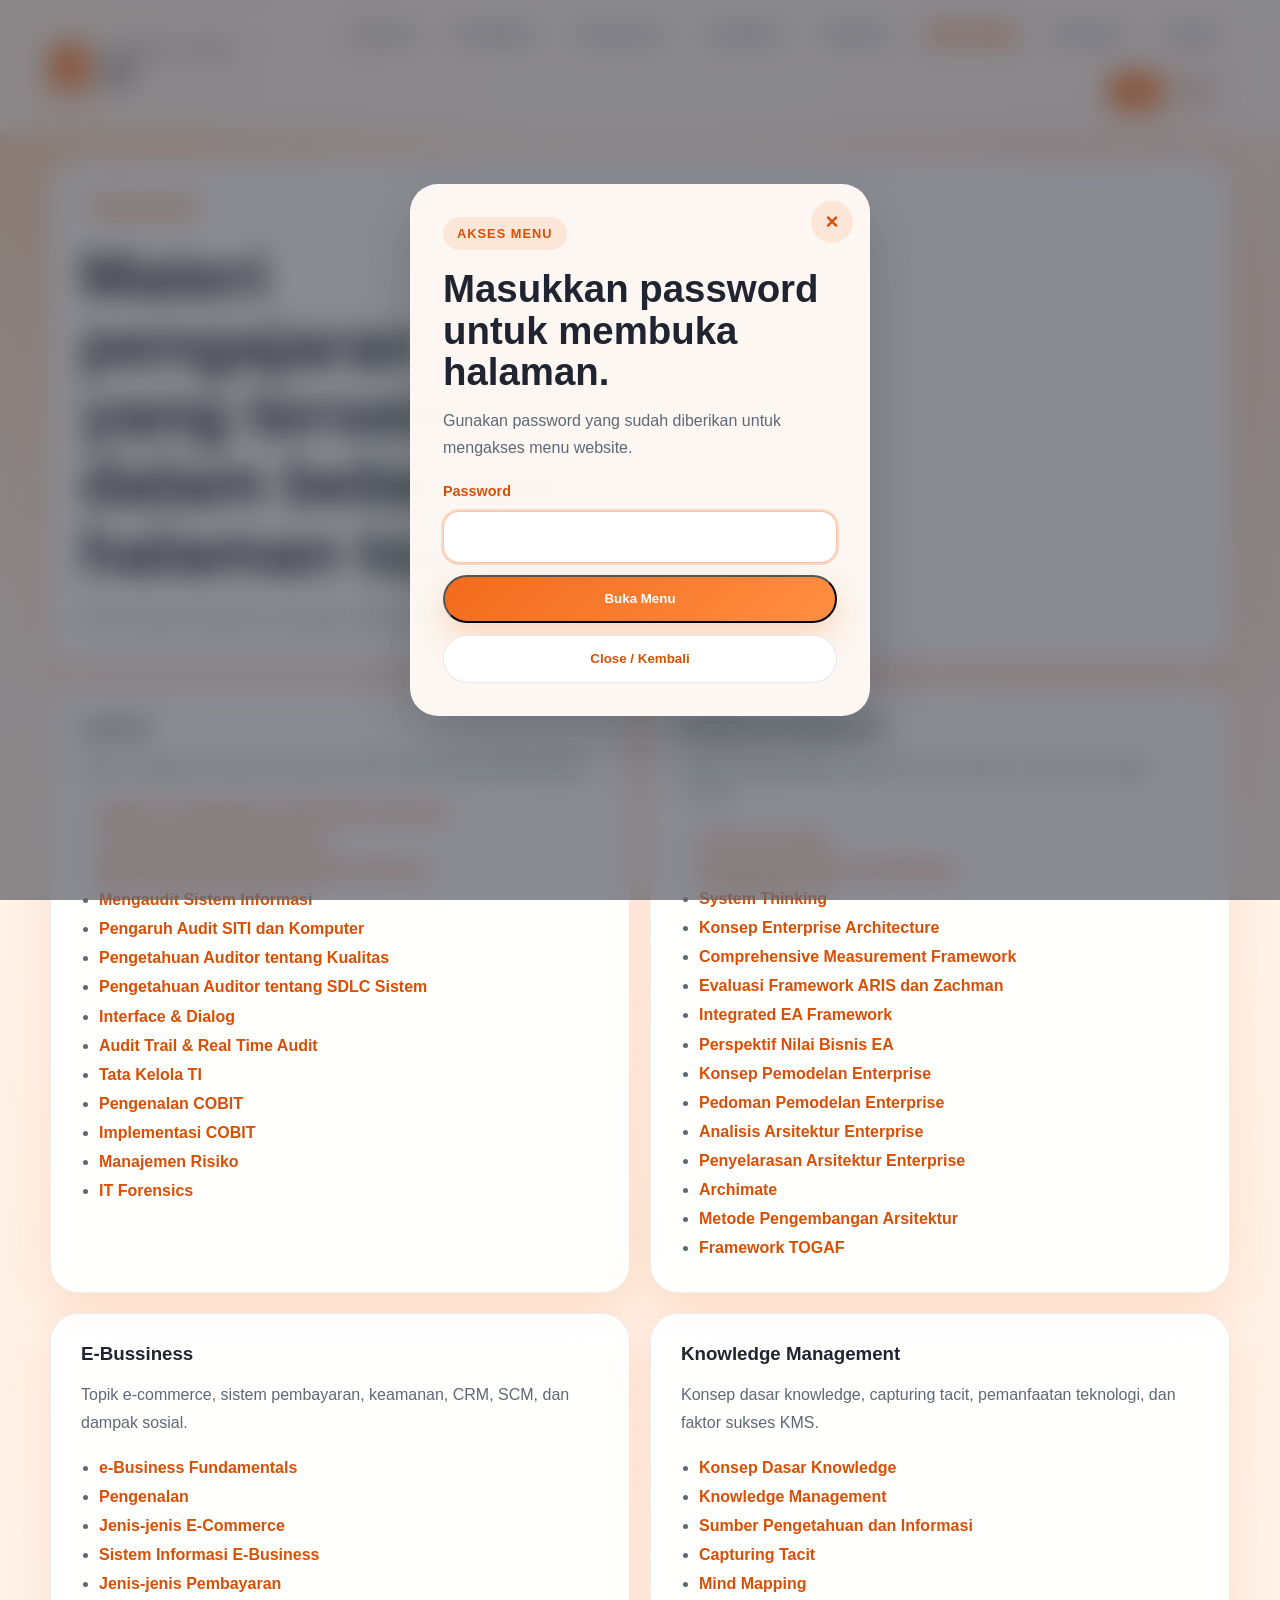
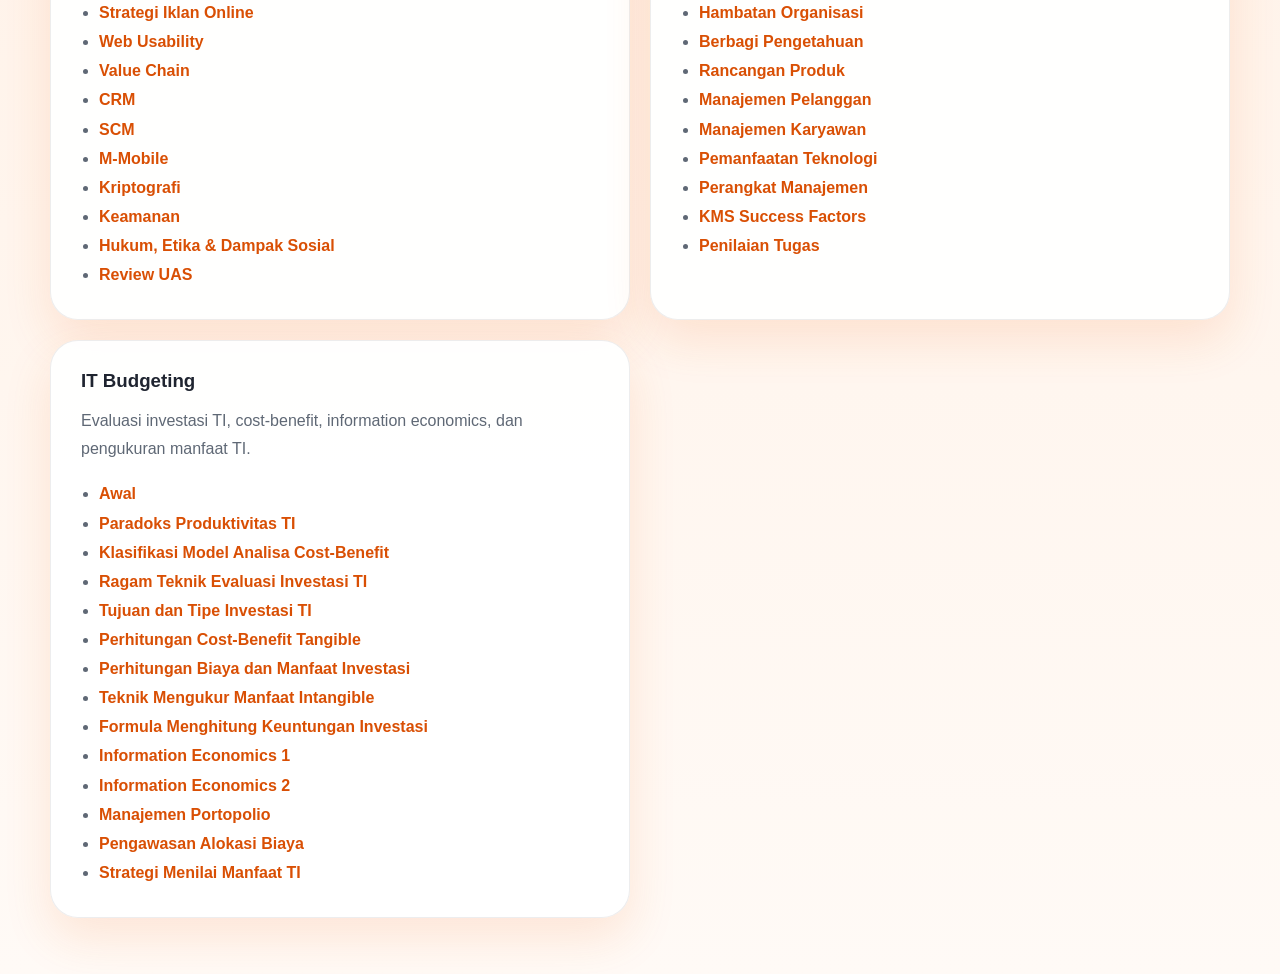
<file: mata-kuliah.html>
<!DOCTYPE html>
<html lang="id">
<head>
  <meta charset="UTF-8">
  <meta name="viewport" content="width=device-width, initial-scale=1.0">
  <title>Riki | Mata Kuliah</title>
  <link rel="stylesheet" href="site.css">
</head>
<body data-title-id="Riki | Mata Kuliah" data-title-en="Riki | Courses" data-protected="private-content">
  <header class="site-header">
    <div class="container nav">
      <a class="brand" href="index.html">
        <div class="brand-mark">R</div>
        <div class="brand-copy">
          <small>Academic Landing Page</small>
          <strong>Riki</strong>
        </div>
      </a>
      <div class="nav-tools">
        <nav class="nav-links">
          <a href="index.html"><span class="lang-id">Beranda</span><span class="lang-en">Home</span></a>
          <a href="pendidikan.html"><span class="lang-id">Pendidikan</span><span class="lang-en">Education</span></a>
          <a href="pengalaman.html"><span class="lang-id">Pengalaman</span><span class="lang-en">Experience</span></a>
          <a href="kualifikasi.html"><span class="lang-id">Kualifikasi</span><span class="lang-en">Qualifications</span></a>
          <a href="publikasi.html"><span class="lang-id">Publikasi</span><span class="lang-en">Publications</span></a>
          <a class="active" href="mata-kuliah.html"><span class="lang-id">Mata Kuliah</span><span class="lang-en">Courses</span></a>
          <a href="dokumen.html"><span class="lang-id">Dokumen</span><span class="lang-en">Documents</span></a>
          <a href="kontak.html"><span class="lang-id">Kontak</span><span class="lang-en">Contact</span></a>
        </nav>
        <div class="lang-switcher" aria-label="Language switcher">
          <button class="lang-button" data-lang-switch="id" type="button">ID</button>
          <button class="lang-button" data-lang-switch="en" type="button">EN</button>
        </div>
      </div>
    </div>
  </header>
  <main>
    <section class="container page-hero">
      <span class="eyebrow"><span class="lang-id">Mata Kuliah</span><span class="lang-en">Courses</span></span>
      <h1><span class="lang-id">Materi pengajaran yang tersedia dalam beberapa halaman topik.</span><span class="lang-en">Teaching materials available across several subject clusters.</span></h1>
      <p><span class="lang-id">Semua tautan di bawah ini mengarah ke file materi yang sudah ikut dipaketkan ke GitHub Pages.</span><span class="lang-en">All links below point to material files already packaged into GitHub Pages.</span></p>
    </section>
    <section class="container" style="margin-top: 24px;">
      <div class="course-grid">
        <article class="course-card">
          <h3>Audit SI</h3>
          <p>Materi pengantar sampai tata kelola, COBIT, risiko, dan forensik digital.</p>
          <ul>
            <li><a href="./materials/audit-si/01-sejarah-dan-pemahaman-audit-sistem-informasi.pdf" target="_blank" rel="noopener noreferrer">Sejarah & Pemahaman Audit Sistem Informasi</a></li>
            <li><a href="./materials/audit-si/02-tujuan-audit-sistem-informasi.pdf" target="_blank" rel="noopener noreferrer">Tujuan Audit Sistem Informasi</a></li>
            <li><a href="./materials/audit-si/03-memahami-perlunya-audit-sistem-informasi.pdf" target="_blank" rel="noopener noreferrer">Memahami Perlunya Audit Sistem Informasi</a></li>
            <li><a href="./materials/audit-si/04-mengaudit-sistem-informasi.pdf" target="_blank" rel="noopener noreferrer">Mengaudit Sistem Informasi</a></li>
            <li><a href="./materials/audit-si/05-pengaruh-audit-siti-dan-komputer.pdf" target="_blank" rel="noopener noreferrer">Pengaruh Audit SITI dan Komputer</a></li>
            <li><a href="./materials/audit-si/06-pengetahuan-auditor-tentang-kualitas.pdf" target="_blank" rel="noopener noreferrer">Pengetahuan Auditor tentang Kualitas</a></li>
            <li><a href="./materials/audit-si/07-pengetahuan-auditor-tentang-sdlc-sistem.pdf" target="_blank" rel="noopener noreferrer">Pengetahuan Auditor tentang SDLC Sistem</a></li>
            <li><a href="./materials/audit-si/09-pengetahuan-auditor-untuk-interface-dan-dialog.pdf" target="_blank" rel="noopener noreferrer">Interface & Dialog</a></li>
            <li><a href="./materials/audit-si/10-audit-trail-dan-real-time-audit.pdf" target="_blank" rel="noopener noreferrer">Audit Trail & Real Time Audit</a></li>
            <li><a href="./materials/audit-si/11-tata-kelola-teknologi-informasi.pdf" target="_blank" rel="noopener noreferrer">Tata Kelola TI</a></li>
            <li><a href="./materials/audit-si/12-pengenalan-cobit.pdf" target="_blank" rel="noopener noreferrer">Pengenalan COBIT</a></li>
            <li><a href="./materials/audit-si/13-implementasi-cobit.pdf" target="_blank" rel="noopener noreferrer">Implementasi COBIT</a></li>
            <li><a href="./materials/audit-si/14-manajemen-risiko.pdf" target="_blank" rel="noopener noreferrer">Manajemen Risiko</a></li>
            <li><a href="./materials/audit-si/15-it-forensics.pdf" target="_blank" rel="noopener noreferrer">IT Forensics</a></li>
          </ul>
        </article>
        <article class="course-card">
          <h3>Enterprise Architecture</h3>
          <p>Materi tentang konsep, framework, pemodelan, Archimate, hingga TOGAF.</p>
          <ul>
            <li><a href="./materials/enterprise-architecture/00-archi-user-guide.pdf" target="_blank" rel="noopener noreferrer">Archi User Guide</a></li>
            <li><a href="./materials/enterprise-architecture/00-designing-enterprise-architecture.pdf" target="_blank" rel="noopener noreferrer">Designing Enterprise Architecture</a></li>
            <li><a href="./materials/enterprise-architecture/01-system-thinking.pdf" target="_blank" rel="noopener noreferrer">System Thinking</a></li>
            <li><a href="./materials/enterprise-architecture/02-konsep-enterprise-architecture.pdf" target="_blank" rel="noopener noreferrer">Konsep Enterprise Architecture</a></li>
            <li><a href="./materials/enterprise-architecture/03-comprehensive-measurement-framework.pdf" target="_blank" rel="noopener noreferrer">Comprehensive Measurement Framework</a></li>
            <li><a href="./materials/enterprise-architecture/04-evaluasi-framework-aris-dan-zachman.pdf" target="_blank" rel="noopener noreferrer">Evaluasi Framework ARIS dan Zachman</a></li>
            <li><a href="./materials/enterprise-architecture/05-integrated-enterprise-architecture-framework.pdf" target="_blank" rel="noopener noreferrer">Integrated EA Framework</a></li>
            <li><a href="./materials/enterprise-architecture/06-perspektif-nilai-bisnis-ea.pdf" target="_blank" rel="noopener noreferrer">Perspektif Nilai Bisnis EA</a></li>
            <li><a href="./materials/enterprise-architecture/08-konsep-pemodelan-enterprise.pdf" target="_blank" rel="noopener noreferrer">Konsep Pemodelan Enterprise</a></li>
            <li><a href="./materials/enterprise-architecture/09-pedoman-pemodelan-enterprise.pdf" target="_blank" rel="noopener noreferrer">Pedoman Pemodelan Enterprise</a></li>
            <li><a href="./materials/enterprise-architecture/10-analisis-arsitektur-enterprise.pdf" target="_blank" rel="noopener noreferrer">Analisis Arsitektur Enterprise</a></li>
            <li><a href="./materials/enterprise-architecture/11-penyelarasan-arsitektur-enterprise.pdf" target="_blank" rel="noopener noreferrer">Penyelarasan Arsitektur Enterprise</a></li>
            <li><a href="./materials/enterprise-architecture/12-archimate.pdf" target="_blank" rel="noopener noreferrer">Archimate</a></li>
            <li><a href="./materials/enterprise-architecture/13-metode-pengembangan-arsitektur.pdf" target="_blank" rel="noopener noreferrer">Metode Pengembangan Arsitektur</a></li>
            <li><a href="./materials/enterprise-architecture/14-framework-togaf.pdf" target="_blank" rel="noopener noreferrer">Framework TOGAF</a></li>
          </ul>
        </article>
        <article class="course-card">
          <h3>E-Bussiness</h3>
          <p>Topik e-commerce, sistem pembayaran, keamanan, CRM, SCM, dan dampak sosial.</p>
          <ul>
            <li><a href="./materials/e-bussiness/00-e-business-fundamentals.pdf" target="_blank" rel="noopener noreferrer">e-Business Fundamentals</a></li>
            <li><a href="./materials/e-bussiness/01-pengenalan.pdf" target="_blank" rel="noopener noreferrer">Pengenalan</a></li>
            <li><a href="./materials/e-bussiness/02-jenis-jenis-e-commerce.pdf" target="_blank" rel="noopener noreferrer">Jenis-jenis E-Commerce</a></li>
            <li><a href="./materials/e-bussiness/03-sistem-informasi-e-business.pdf" target="_blank" rel="noopener noreferrer">Sistem Informasi E-Business</a></li>
            <li><a href="./materials/e-bussiness/04-jenis-jenis-pembayaran.pdf" target="_blank" rel="noopener noreferrer">Jenis-jenis Pembayaran</a></li>
            <li><a href="./materials/e-bussiness/05-strategi-iklan-online-melalui-internet.pdf" target="_blank" rel="noopener noreferrer">Strategi Iklan Online</a></li>
            <li><a href="./materials/e-bussiness/06-web-usability.pdf" target="_blank" rel="noopener noreferrer">Web Usability</a></li>
            <li><a href="./materials/e-bussiness/07-value-chain.pdf" target="_blank" rel="noopener noreferrer">Value Chain</a></li>
            <li><a href="./materials/e-bussiness/09-crm.pdf" target="_blank" rel="noopener noreferrer">CRM</a></li>
            <li><a href="./materials/e-bussiness/10-scm.pdf" target="_blank" rel="noopener noreferrer">SCM</a></li>
            <li><a href="./materials/e-bussiness/11-m-mobile.pdf" target="_blank" rel="noopener noreferrer">M-Mobile</a></li>
            <li><a href="./materials/e-bussiness/12-kriptografi.pdf" target="_blank" rel="noopener noreferrer">Kriptografi</a></li>
            <li><a href="./materials/e-bussiness/13-keamanan.pdf" target="_blank" rel="noopener noreferrer">Keamanan</a></li>
            <li><a href="./materials/e-bussiness/14-hukum-etika-dan-dampak-sosial.pdf" target="_blank" rel="noopener noreferrer">Hukum, Etika & Dampak Sosial</a></li>
            <li><a href="./materials/e-bussiness/15-review-uas.pdf" target="_blank" rel="noopener noreferrer">Review UAS</a></li>
          </ul>
        </article>
        <article class="course-card">
          <h3>Knowledge Management</h3>
          <p>Konsep dasar knowledge, capturing tacit, pemanfaatan teknologi, dan faktor sukses KMS.</p>
          <ul>
            <li><a href="./materials/knowledge-management/01-konsep-dasar-knowledge.pdf" target="_blank" rel="noopener noreferrer">Konsep Dasar Knowledge</a></li>
            <li><a href="./materials/knowledge-management/02-knowledge-management.pdf" target="_blank" rel="noopener noreferrer">Knowledge Management</a></li>
            <li><a href="./materials/knowledge-management/03-sumber-pengetahuan-dan-informasi.pdf" target="_blank" rel="noopener noreferrer">Sumber Pengetahuan dan Informasi</a></li>
            <li><a href="./materials/knowledge-management/04-capturing-tacit.pdf" target="_blank" rel="noopener noreferrer">Capturing Tacit</a></li>
            <li><a href="./materials/knowledge-management/05-mind-mapping.pdf" target="_blank" rel="noopener noreferrer">Mind Mapping</a></li>
            <li><a href="./materials/knowledge-management/06-hambatan-organisasi.pdf" target="_blank" rel="noopener noreferrer">Hambatan Organisasi</a></li>
            <li><a href="./materials/knowledge-management/07-berbagi-pengetahuan.pdf" target="_blank" rel="noopener noreferrer">Berbagi Pengetahuan</a></li>
            <li><a href="./materials/knowledge-management/08-rancangan-produk.pdf" target="_blank" rel="noopener noreferrer">Rancangan Produk</a></li>
            <li><a href="./materials/knowledge-management/09-manajemen-pelanggan.pdf" target="_blank" rel="noopener noreferrer">Manajemen Pelanggan</a></li>
            <li><a href="./materials/knowledge-management/10-manajemen-karyawan.pdf" target="_blank" rel="noopener noreferrer">Manajemen Karyawan</a></li>
            <li><a href="./materials/knowledge-management/11-pemanfaatan-teknologi.pdf" target="_blank" rel="noopener noreferrer">Pemanfaatan Teknologi</a></li>
            <li><a href="./materials/knowledge-management/12-perangkat-manajemen.pdf" target="_blank" rel="noopener noreferrer">Perangkat Manajemen</a></li>
            <li><a href="./materials/knowledge-management/13-kms-success-factors.pdf" target="_blank" rel="noopener noreferrer">KMS Success Factors</a></li>
            <li><a href="./materials/knowledge-management/penilaian-tugas.xlsx" target="_blank" rel="noopener noreferrer">Penilaian Tugas</a></li>
          </ul>
        </article>
        <article class="course-card">
          <h3>IT Budgeting</h3>
          <p>Evaluasi investasi TI, cost-benefit, information economics, dan pengukuran manfaat TI.</p>
          <ul>
            <li><a href="./materials/it-budgeting/00-awal.pdf" target="_blank" rel="noopener noreferrer">Awal</a></li>
            <li><a href="./materials/it-budgeting/01-paradoks-produktivitas-ti.pdf" target="_blank" rel="noopener noreferrer">Paradoks Produktivitas TI</a></li>
            <li><a href="./materials/it-budgeting/02-klasifikasi-model-analisa-cost-benefit.pdf" target="_blank" rel="noopener noreferrer">Klasifikasi Model Analisa Cost-Benefit</a></li>
            <li><a href="./materials/it-budgeting/03-ragam-teknik-evaluasi-investasi-ti.pdf" target="_blank" rel="noopener noreferrer">Ragam Teknik Evaluasi Investasi TI</a></li>
            <li><a href="./materials/it-budgeting/04-tujuan-dan-tipe-investasi-ti.pdf" target="_blank" rel="noopener noreferrer">Tujuan dan Tipe Investasi TI</a></li>
            <li><a href="./materials/it-budgeting/05-perhitungan-cost-benefit-tangible.pdf" target="_blank" rel="noopener noreferrer">Perhitungan Cost-Benefit Tangible</a></li>
            <li><a href="./materials/it-budgeting/06-perhitungan-biaya-dan-manfaat-investasi.pdf" target="_blank" rel="noopener noreferrer">Perhitungan Biaya dan Manfaat Investasi</a></li>
            <li><a href="./materials/it-budgeting/09-teknik-mengukur-manfaat-intangible.pdf" target="_blank" rel="noopener noreferrer">Teknik Mengukur Manfaat Intangible</a></li>
            <li><a href="./materials/it-budgeting/10-formula-menghitung-keuntungan-investasi.pdf" target="_blank" rel="noopener noreferrer">Formula Menghitung Keuntungan Investasi</a></li>
            <li><a href="./materials/it-budgeting/11-prinsip-dasar-information-economics-1.pdf" target="_blank" rel="noopener noreferrer">Information Economics 1</a></li>
            <li><a href="./materials/it-budgeting/12-prinsip-dasar-information-economics-2.pdf" target="_blank" rel="noopener noreferrer">Information Economics 2</a></li>
            <li><a href="./materials/it-budgeting/13-manajemen-portopolio.pdf" target="_blank" rel="noopener noreferrer">Manajemen Portopolio</a></li>
            <li><a href="./materials/it-budgeting/14-pengawasan-alokasi-biaya.pdf" target="_blank" rel="noopener noreferrer">Pengawasan Alokasi Biaya</a></li>
            <li><a href="./materials/it-budgeting/15-strategi-menilai-manfaat-ti.pdf" target="_blank" rel="noopener noreferrer">Strategi Menilai Manfaat TI</a></li>
          </ul>
        </article>
      </div>
    </section>
  </main>
  <script src="site.js"></script>
</body>
</html>
</file>
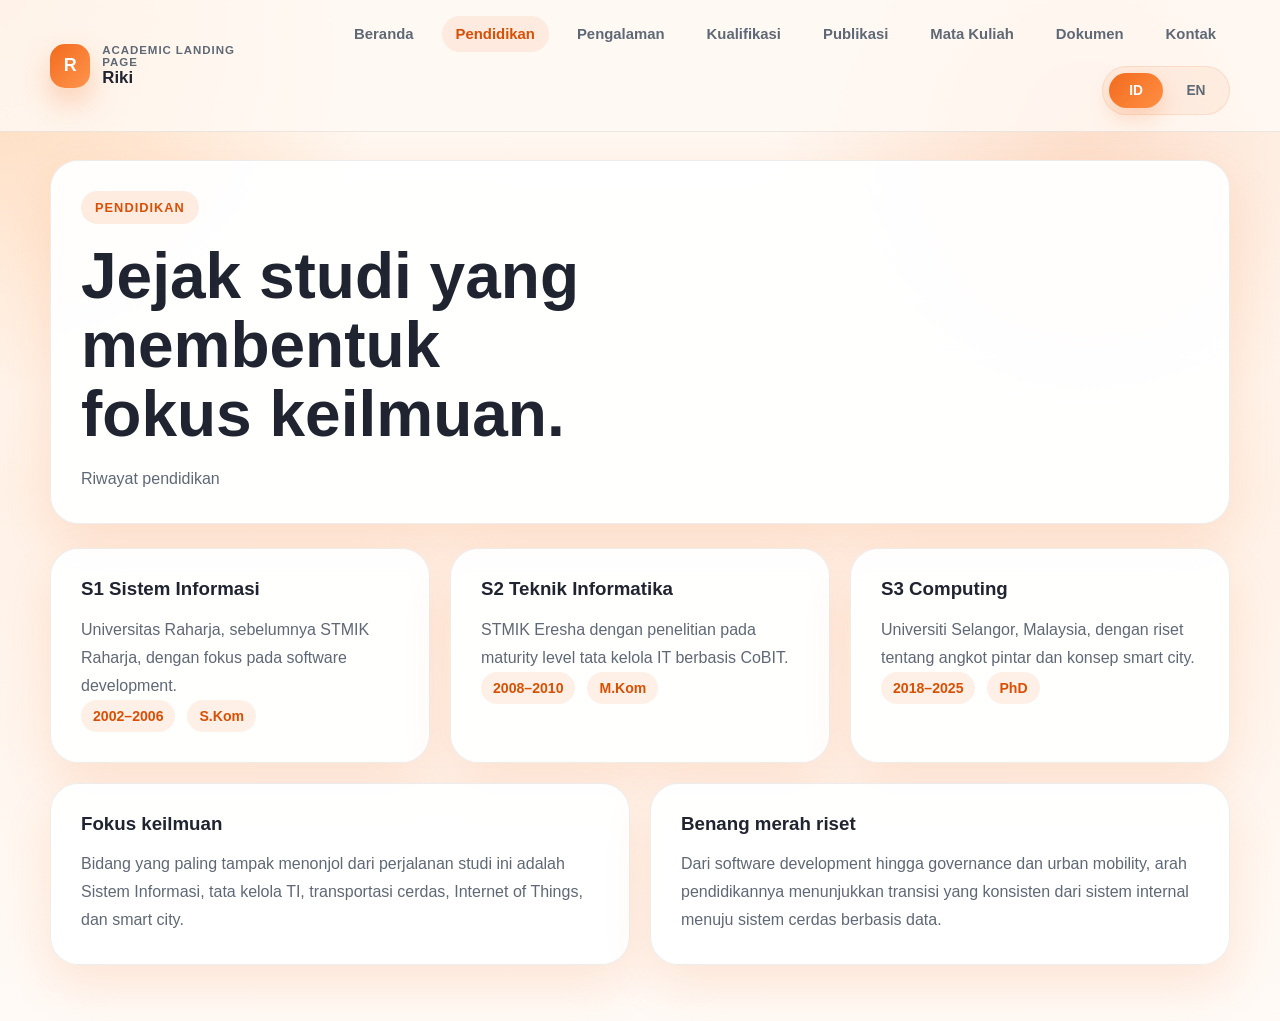
<file: pendidikan.html>
<!DOCTYPE html>
<html lang="id">
<head>
  <meta charset="UTF-8">
  <meta name="viewport" content="width=device-width, initial-scale=1.0">
  <title>Riki | Pendidikan</title>
  <link rel="stylesheet" href="site.css">
</head>
<body data-title-id="Riki | Pendidikan" data-title-en="Riki | Education">
  <header class="site-header">
    <div class="container nav">
      <a class="brand" href="index.html">
        <div class="brand-mark">R</div>
        <div class="brand-copy">
          <small>Academic Landing Page</small>
          <strong>Riki</strong>
        </div>
      </a>
      <div class="nav-tools">
        <nav class="nav-links">
          <a href="index.html"><span class="lang-id">Beranda</span><span class="lang-en">Home</span></a>
          <a class="active" href="pendidikan.html"><span class="lang-id">Pendidikan</span><span class="lang-en">Education</span></a>
          <a href="pengalaman.html"><span class="lang-id">Pengalaman</span><span class="lang-en">Experience</span></a>
          <a href="kualifikasi.html"><span class="lang-id">Kualifikasi</span><span class="lang-en">Qualifications</span></a>
          <a href="publikasi.html"><span class="lang-id">Publikasi</span><span class="lang-en">Publications</span></a>
          <a href="mata-kuliah.html"><span class="lang-id">Mata Kuliah</span><span class="lang-en">Courses</span></a>
          <a href="dokumen.html"><span class="lang-id">Dokumen</span><span class="lang-en">Documents</span></a>
          <a href="kontak.html"><span class="lang-id">Kontak</span><span class="lang-en">Contact</span></a>
        </nav>
        <div class="lang-switcher" aria-label="Language switcher">
          <button class="lang-button" data-lang-switch="id" type="button">ID</button>
          <button class="lang-button" data-lang-switch="en" type="button">EN</button>
        </div>
      </div>
    </div>
  </header>
  <main>
    <section class="container page-hero">
      <span class="eyebrow"><span class="lang-id">Pendidikan</span><span class="lang-en">Education</span></span>
      <h1><span class="lang-id">Jejak studi yang membentuk fokus keilmuan.</span><span class="lang-en">Educational path that shaped the academic focus.</span></h1>
      <p><span class="lang-id">Riwayat pendidikan</span><span class="lang-en">The educational history is arranged from the data captured in the CV and academic supporting documents.</span></p>
    </section>
    <section class="container" style="margin-top: 24px;">
      <div class="three-col">
        <article class="card">
          <h3><span class="lang-id">S1 Sistem Informasi</span><span class="lang-en">Bachelor in Information Systems</span></h3>
          <p><span class="lang-id">Universitas Raharja, sebelumnya STMIK Raharja, dengan fokus pada software development.</span><span class="lang-en">Universitas Raharja, formerly STMIK Raharja, with a focus on software development.</span></p>
          <div class="chip-row">
            <span class="chip">2002–2006</span>
            <span class="chip">S.Kom</span>
          </div>
        </article>
        <article class="card">
          <h3><span class="lang-id">S2 Teknik Informatika</span><span class="lang-en">Master in Informatics Engineering</span></h3>
          <p><span class="lang-id">STMIK Eresha dengan penelitian pada maturity level tata kelola IT berbasis CoBIT.</span><span class="lang-en">STMIK Eresha with research on IT governance maturity level based on CoBIT.</span></p>
          <div class="chip-row">
            <span class="chip">2008–2010</span>
            <span class="chip">M.Kom</span>
          </div>
        </article>
        <article class="card">
          <h3><span class="lang-id">S3 Computing</span><span class="lang-en">Doctorate in Computing</span></h3>
          <p><span class="lang-id">Universiti Selangor, Malaysia, dengan riset tentang angkot pintar dan konsep smart city.</span><span class="lang-en">Universiti Selangor, Malaysia, with research on smart public transport and smart city concepts.</span></p>
          <div class="chip-row">
            <span class="chip">2018–2025</span>
            <span class="chip">PhD</span>
          </div>
        </article>
      </div>
      <div class="two-col" style="margin-top: 20px;">
        <article class="card">
          <h3><span class="lang-id">Fokus keilmuan</span><span class="lang-en">Academic focus</span></h3>
          <p>
            <span class="lang-id">Bidang yang paling tampak menonjol dari perjalanan studi ini adalah Sistem Informasi, tata kelola TI, transportasi cerdas, Internet of Things, dan smart city.</span>
            <span class="lang-en">The most visible fields across this educational journey are Information Systems, IT governance, intelligent transportation, Internet of Things, and smart city studies.</span>
          </p>
        </article>
        <article class="card">
          <h3><span class="lang-id">Benang merah riset</span><span class="lang-en">Research thread</span></h3>
          <p>
            <span class="lang-id">Dari software development hingga governance dan urban mobility, arah pendidikannya menunjukkan transisi yang konsisten dari sistem internal menuju sistem cerdas berbasis data.</span>
            <span class="lang-en">From software development to governance and urban mobility, the educational direction shows a consistent transition from internal systems toward data-driven intelligent systems.</span>
          </p>
        </article>
      </div>
    </section>
  </main>
  <script src="site.js"></script>
</body>
</html>
</file>
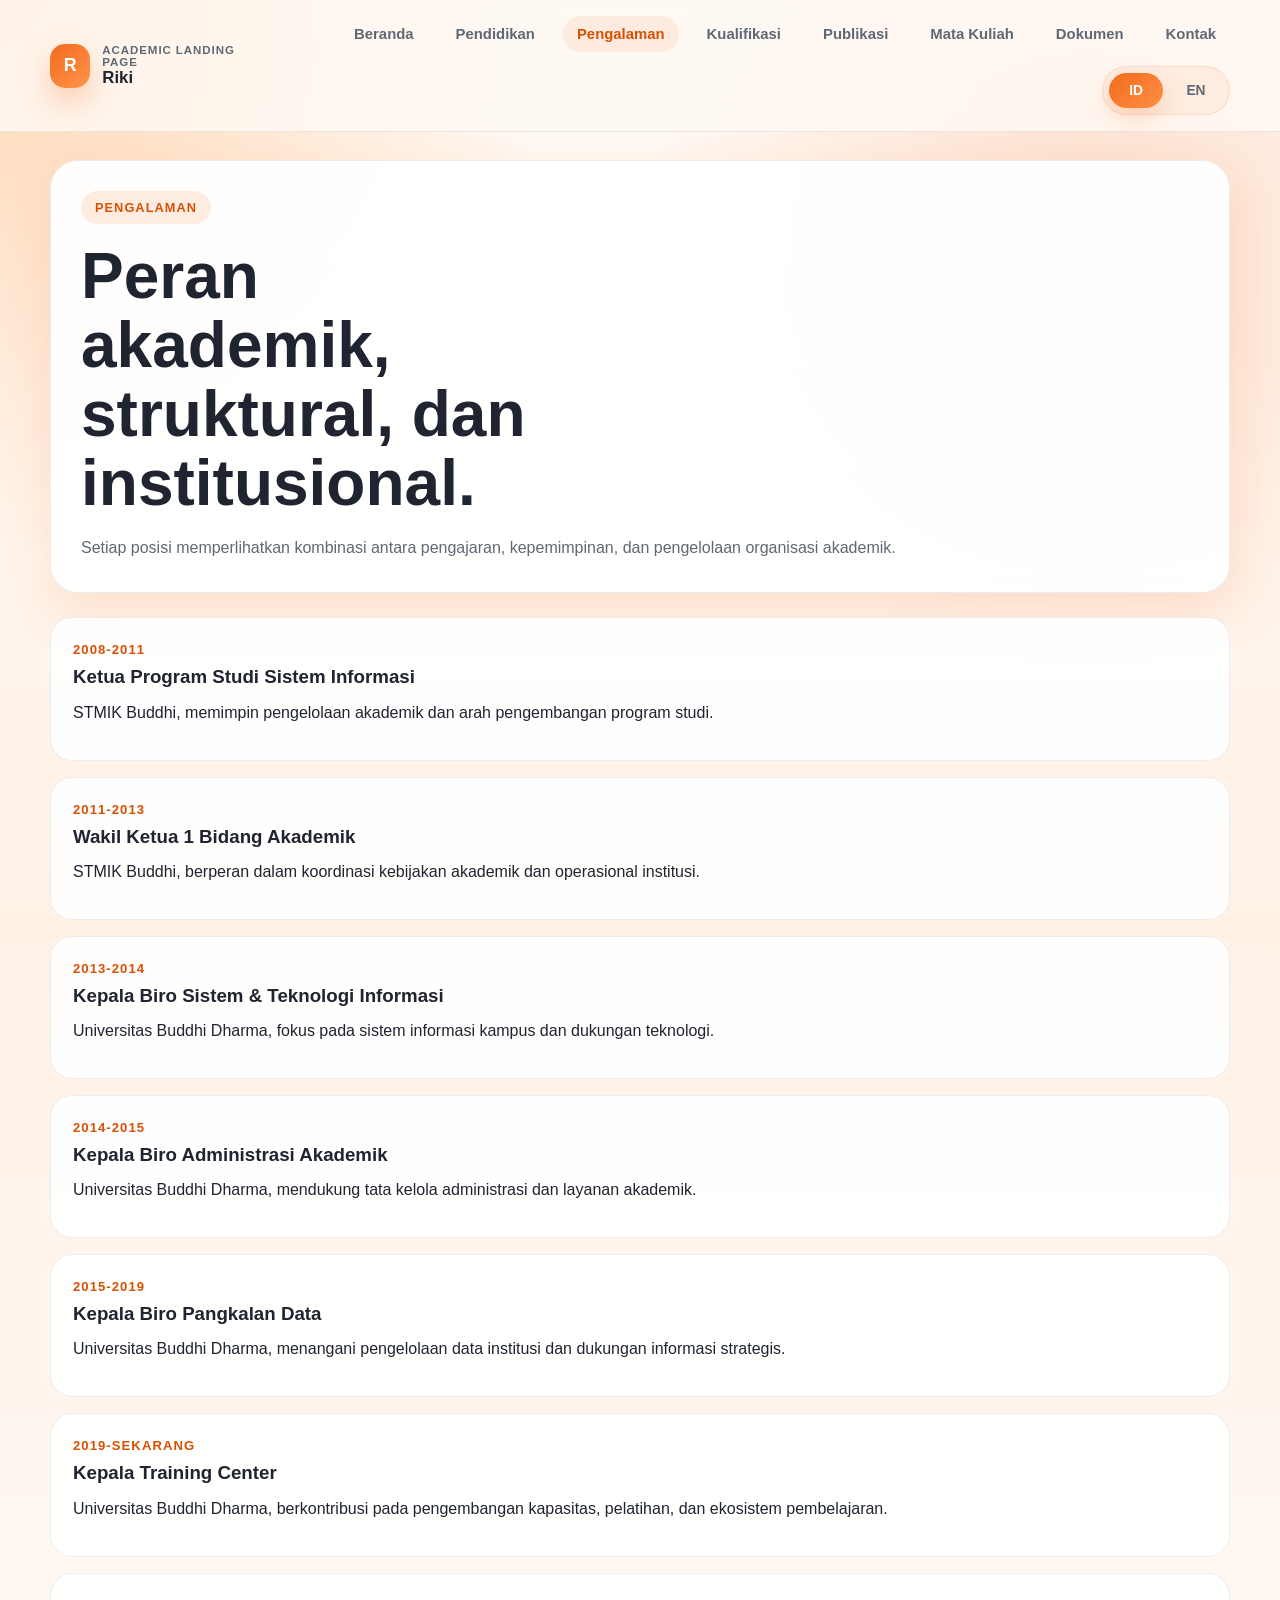
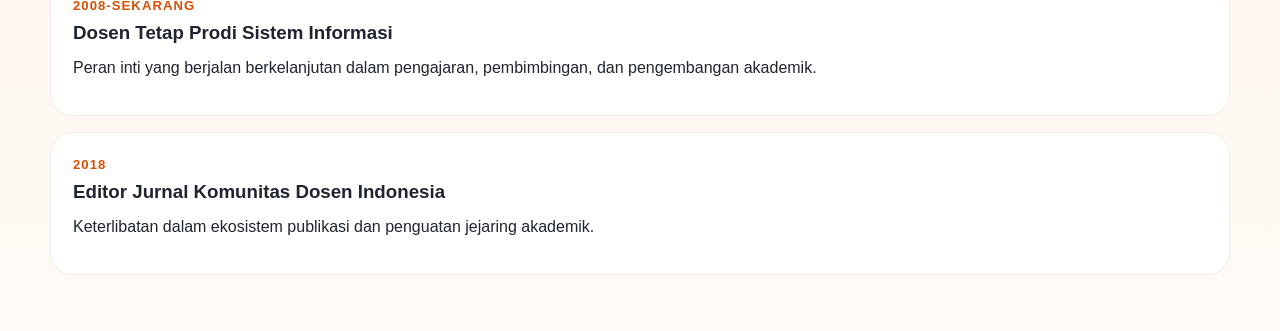
<file: pengalaman.html>
<!DOCTYPE html>
<html lang="id">
<head>
  <meta charset="UTF-8">
  <meta name="viewport" content="width=device-width, initial-scale=1.0">
  <title>Riki | Pengalaman</title>
  <link rel="stylesheet" href="site.css">
</head>
<body data-title-id="Riki | Pengalaman" data-title-en="Riki | Experience">
  <header class="site-header">
    <div class="container nav">
      <a class="brand" href="index.html">
        <div class="brand-mark">R</div>
        <div class="brand-copy">
          <small>Academic Landing Page</small>
          <strong>Riki</strong>
        </div>
      </a>
      <div class="nav-tools">
        <nav class="nav-links">
          <a href="index.html"><span class="lang-id">Beranda</span><span class="lang-en">Home</span></a>
          <a href="pendidikan.html"><span class="lang-id">Pendidikan</span><span class="lang-en">Education</span></a>
          <a class="active" href="pengalaman.html"><span class="lang-id">Pengalaman</span><span class="lang-en">Experience</span></a>
          <a href="kualifikasi.html"><span class="lang-id">Kualifikasi</span><span class="lang-en">Qualifications</span></a>
          <a href="publikasi.html"><span class="lang-id">Publikasi</span><span class="lang-en">Publications</span></a>
          <a href="mata-kuliah.html"><span class="lang-id">Mata Kuliah</span><span class="lang-en">Courses</span></a>
          <a href="dokumen.html"><span class="lang-id">Dokumen</span><span class="lang-en">Documents</span></a>
          <a href="kontak.html"><span class="lang-id">Kontak</span><span class="lang-en">Contact</span></a>
        </nav>
        <div class="lang-switcher" aria-label="Language switcher">
          <button class="lang-button" data-lang-switch="id" type="button">ID</button>
          <button class="lang-button" data-lang-switch="en" type="button">EN</button>
        </div>
      </div>
    </div>
  </header>
  <main>
    <section class="container page-hero">
      <span class="eyebrow"><span class="lang-id">Pengalaman</span><span class="lang-en">Experience</span></span>
      <h1><span class="lang-id">Peran akademik, struktural, dan institusional.</span><span class="lang-en">Academic, structural, and institutional roles.</span></h1>
      <p><span class="lang-id">Setiap posisi memperlihatkan kombinasi antara pengajaran, kepemimpinan, dan pengelolaan organisasi akademik.</span><span class="lang-en">Each role reflects a blend of teaching, leadership, and academic organizational management.</span></p>
    </section>
    <section class="container" style="margin-top: 24px;">
      <div class="timeline">
        <article class="timeline-item">
          <span class="timeline-year">2008-2011</span>
          <h3><span class="lang-id">Ketua Program Studi Sistem Informasi</span><span class="lang-en">Head of Information Systems Study Program</span></h3>
          <p><span class="lang-id">STMIK Buddhi, memimpin pengelolaan akademik dan arah pengembangan program studi.</span><span class="lang-en">At STMIK Buddhi, leading academic management and the development direction of the study program.</span></p>
        </article>
        <article class="timeline-item">
          <span class="timeline-year">2011-2013</span>
          <h3><span class="lang-id">Wakil Ketua 1 Bidang Akademik</span><span class="lang-en">Vice Chair I for Academic Affairs</span></h3>
          <p><span class="lang-id">STMIK Buddhi, berperan dalam koordinasi kebijakan akademik dan operasional institusi.</span><span class="lang-en">At STMIK Buddhi, coordinating academic policy and institutional operations.</span></p>
        </article>
        <article class="timeline-item">
          <span class="timeline-year">2013-2014</span>
          <h3><span class="lang-id">Kepala Biro Sistem & Teknologi Informasi</span><span class="lang-en">Head of Systems & Information Technology Bureau</span></h3>
          <p><span class="lang-id">Universitas Buddhi Dharma, fokus pada sistem informasi kampus dan dukungan teknologi.</span><span class="lang-en">At Buddhi Dharma University, focusing on campus information systems and technology support.</span></p>
        </article>
        <article class="timeline-item">
          <span class="timeline-year">2014-2015</span>
          <h3><span class="lang-id">Kepala Biro Administrasi Akademik</span><span class="lang-en">Head of Academic Administration Bureau</span></h3>
          <p><span class="lang-id">Universitas Buddhi Dharma, mendukung tata kelola administrasi dan layanan akademik.</span><span class="lang-en">At Buddhi Dharma University, supporting academic administration governance and academic services.</span></p>
        </article>
        <article class="timeline-item">
          <span class="timeline-year">2015-2019</span>
          <h3><span class="lang-id">Kepala Biro Pangkalan Data</span><span class="lang-en">Head of Data Center Bureau</span></h3>
          <p><span class="lang-id">Universitas Buddhi Dharma, menangani pengelolaan data institusi dan dukungan informasi strategis.</span><span class="lang-en">At Buddhi Dharma University, managing institutional data and strategic information support.</span></p>
        </article>
        <article class="timeline-item">
          <span class="timeline-year"><span class="lang-id">2019-Sekarang</span><span class="lang-en">2019-Present</span></span>
          <h3><span class="lang-id">Kepala Training Center</span><span class="lang-en">Head of Training Center</span></h3>
          <p><span class="lang-id">Universitas Buddhi Dharma, berkontribusi pada pengembangan kapasitas, pelatihan, dan ekosistem pembelajaran.</span><span class="lang-en">At Buddhi Dharma University, contributing to capacity development, training, and the learning ecosystem.</span></p>
        </article>
        <article class="timeline-item">
          <span class="timeline-year"><span class="lang-id">2008-Sekarang</span><span class="lang-en">2008-Present</span></span>
          <h3><span class="lang-id">Dosen Tetap Prodi Sistem Informasi</span><span class="lang-en">Permanent Lecturer in Information Systems</span></h3>
          <p><span class="lang-id">Peran inti yang berjalan berkelanjutan dalam pengajaran, pembimbingan, dan pengembangan akademik.</span><span class="lang-en">A continuous core role in teaching, supervision, and academic development.</span></p>
        </article>
        <article class="timeline-item">
          <span class="timeline-year">2018</span>
          <h3><span class="lang-id">Editor Jurnal Komunitas Dosen Indonesia</span><span class="lang-en">Editor of the Indonesian Lecturers Community Journal</span></h3>
          <p><span class="lang-id">Keterlibatan dalam ekosistem publikasi dan penguatan jejaring akademik.</span><span class="lang-en">Involvement in the publication ecosystem and strengthening academic networks.</span></p>
        </article>
      </div>
    </section>
  </main>
  <script src="site.js"></script>
</body>
</html>
</file>
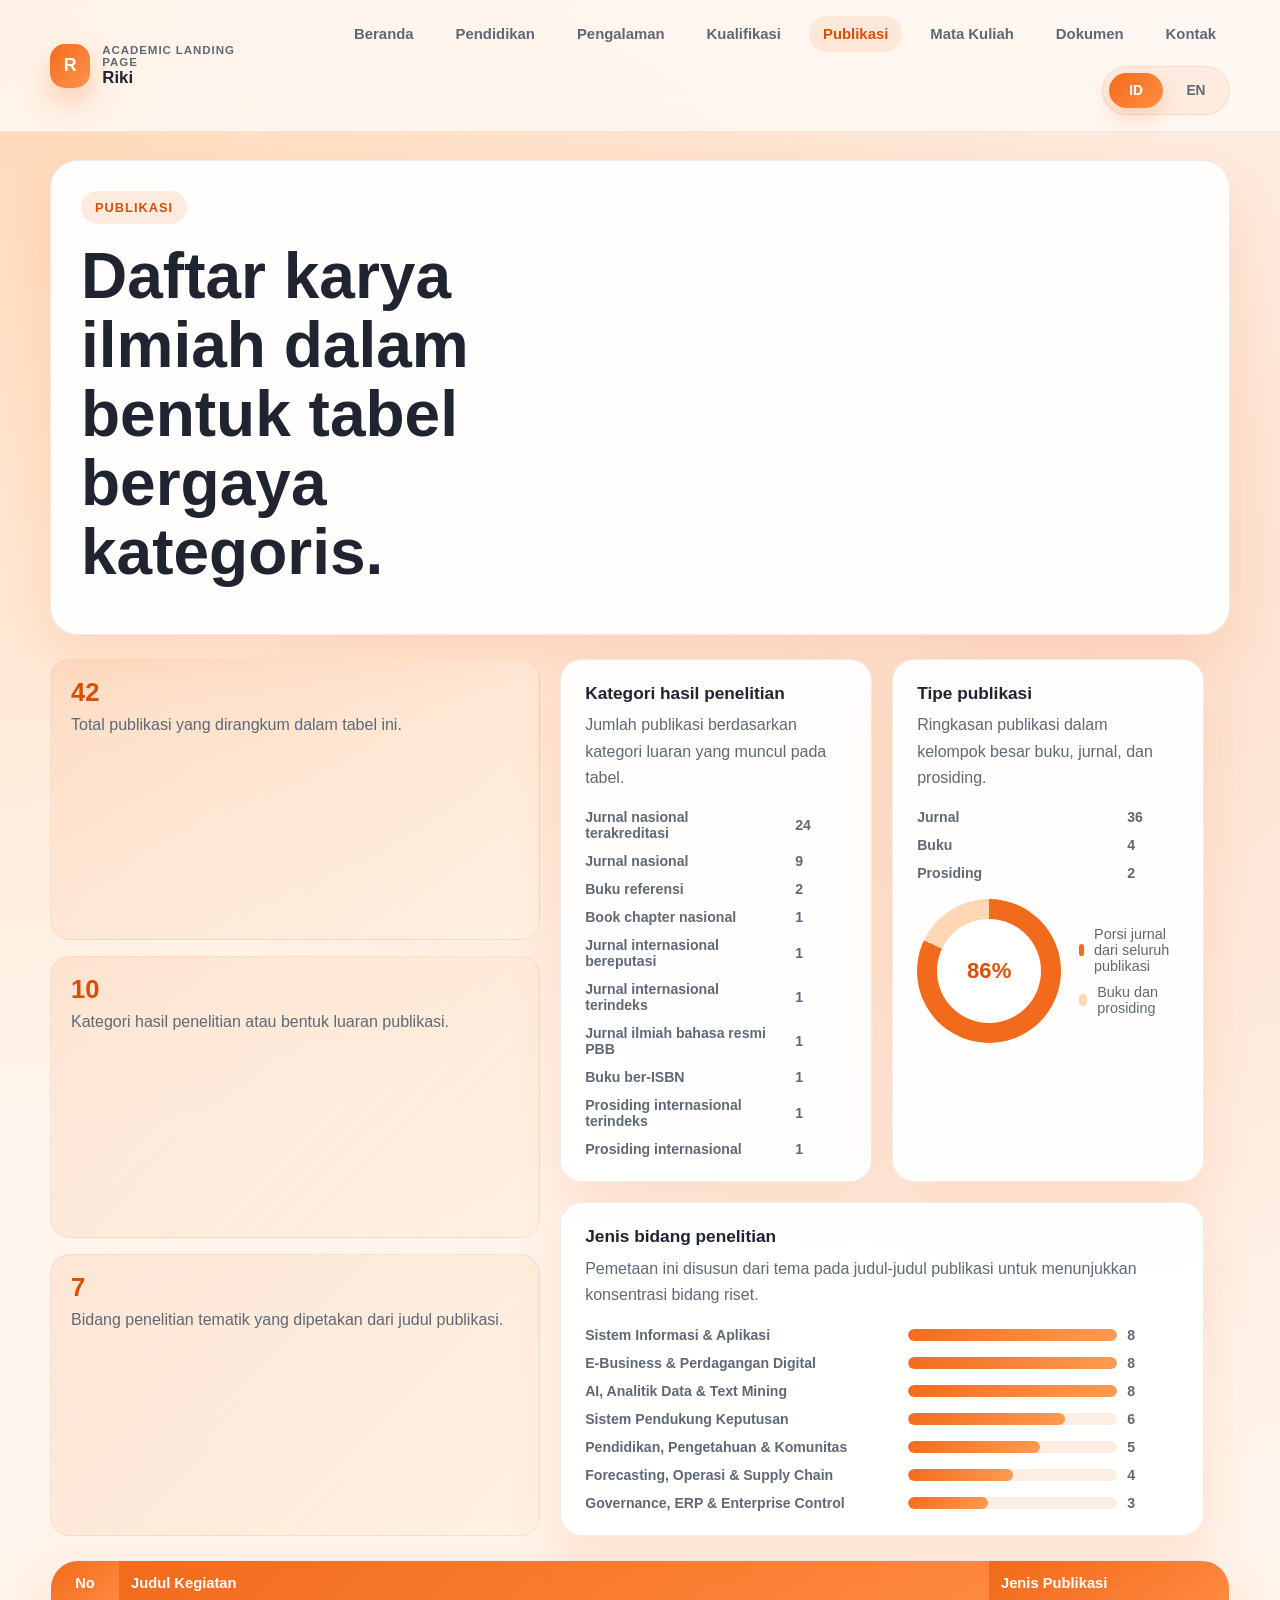
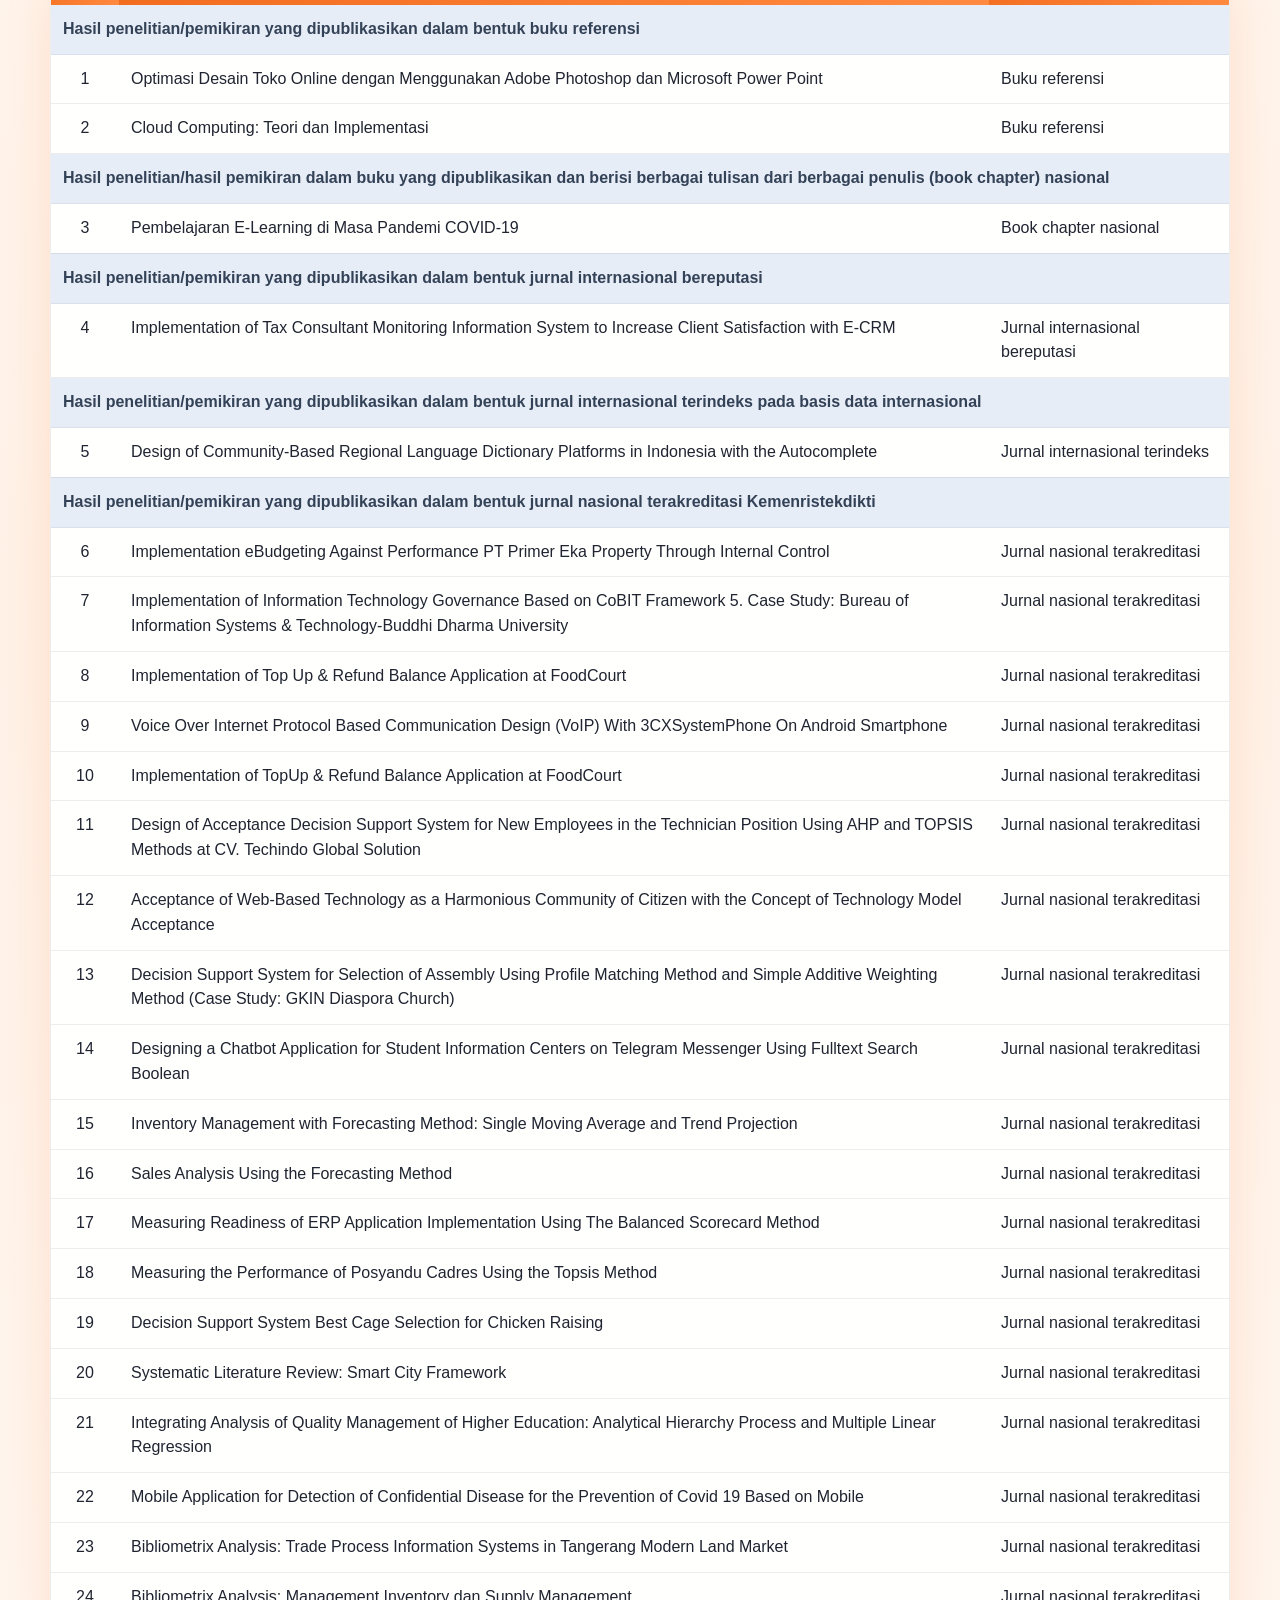
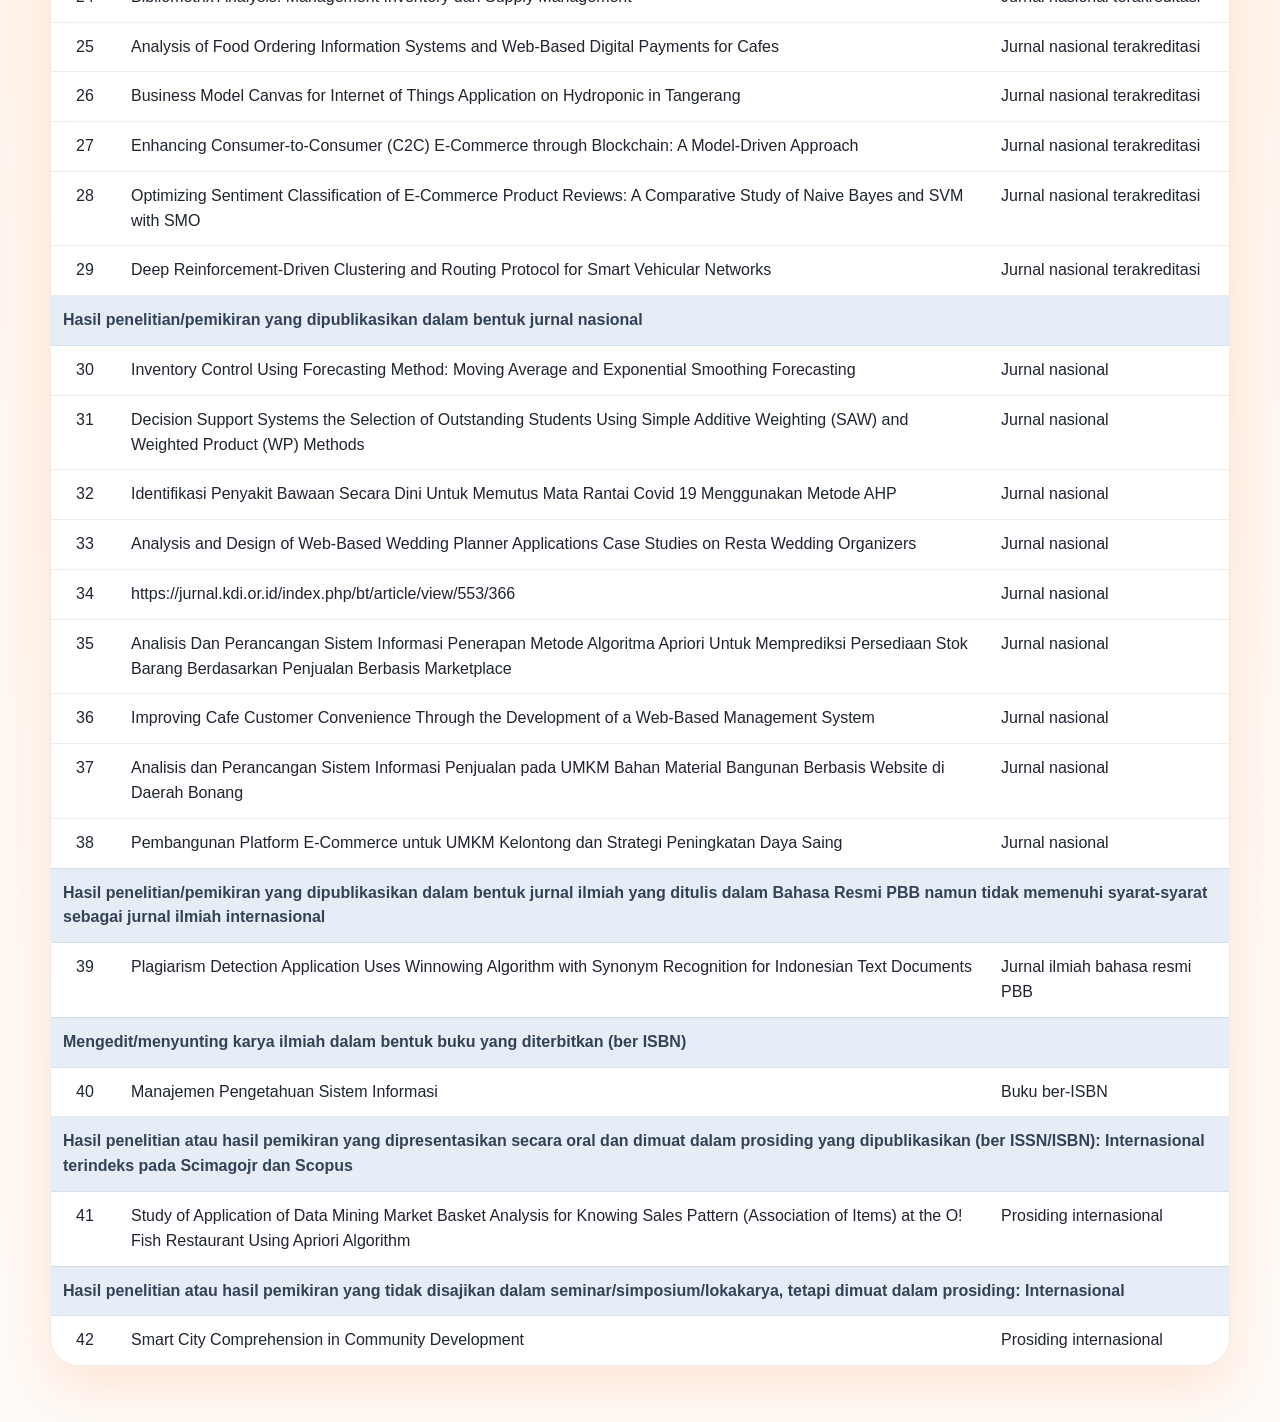
<file: publikasi.html>
<!DOCTYPE html>
<html lang="id">
<head>
  <meta charset="UTF-8">
  <meta name="viewport" content="width=device-width, initial-scale=1.0">
  <title>Riki | Publikasi</title>
  <link rel="stylesheet" href="site.css">
</head>
<body data-title-id="Riki | Publikasi" data-title-en="Riki | Publications">
  <header class="site-header">
    <div class="container nav">
      <a class="brand" href="index.html">
        <div class="brand-mark">R</div>
        <div class="brand-copy">
          <small>Academic Landing Page</small>
          <strong>Riki</strong>
        </div>
      </a>
      <div class="nav-tools">
        <nav class="nav-links">
          <a href="index.html"><span class="lang-id">Beranda</span><span class="lang-en">Home</span></a>
          <a href="pendidikan.html"><span class="lang-id">Pendidikan</span><span class="lang-en">Education</span></a>
          <a href="pengalaman.html"><span class="lang-id">Pengalaman</span><span class="lang-en">Experience</span></a>
          <a href="kualifikasi.html"><span class="lang-id">Kualifikasi</span><span class="lang-en">Qualifications</span></a>
          <a class="active" href="publikasi.html"><span class="lang-id">Publikasi</span><span class="lang-en">Publications</span></a>
          <a href="mata-kuliah.html"><span class="lang-id">Mata Kuliah</span><span class="lang-en">Courses</span></a>
          <a href="dokumen.html"><span class="lang-id">Dokumen</span><span class="lang-en">Documents</span></a>
          <a href="kontak.html"><span class="lang-id">Kontak</span><span class="lang-en">Contact</span></a>
        </nav>
        <div class="lang-switcher" aria-label="Language switcher">
          <button class="lang-button" data-lang-switch="id" type="button">ID</button>
          <button class="lang-button" data-lang-switch="en" type="button">EN</button>
        </div>
      </div>
    </div>
  </header>
  <main>
    <section class="container page-hero">
      <span class="eyebrow"><span class="lang-id">Publikasi</span><span class="lang-en">Publications</span></span>
      <h1><span class="lang-id">Daftar karya ilmiah dalam bentuk tabel bergaya kategoris.</span><span class="lang-en">Scientific works listed in a categorized table format.</span></h1>
      <p>
        <span class="lang-id"></span>
        <span class="lang-en">This page follows the table pattern from your example: category rows, numbering, and activity titles grouped by publication type.</span>
      </p>
    </section>
    <section class="container" style="margin-top: 24px;">
      <div class="dashboard-grid">
        <div class="dashboard-summary">
          <div class="summary-strip">
            <strong>42</strong>
            <span><span class="lang-id">Total publikasi yang dirangkum dalam tabel ini.</span><span class="lang-en">Total publications summarized in this table.</span></span>
          </div>
          <div class="summary-strip">
            <strong>10</strong>
            <span><span class="lang-id">Kategori hasil penelitian atau bentuk luaran publikasi.</span><span class="lang-en">Research-output categories or publication outcome forms.</span></span>
          </div>
          <div class="summary-strip">
            <strong>7</strong>
            <span><span class="lang-id">Bidang penelitian tematik yang dipetakan dari judul publikasi.</span><span class="lang-en">Thematic research fields mapped from publication titles.</span></span>
          </div>
        </div>
        <div class="chart-grid">
          <article class="chart-card">
            <h3><span class="lang-id">Kategori hasil penelitian</span><span class="lang-en">Research output categories</span></h3>
            <p><span class="lang-id">Jumlah publikasi berdasarkan kategori luaran yang muncul pada tabel.</span><span class="lang-en">Number of publications by output categories shown in the table.</span></p>
            <div class="bar-chart">
              <div class="bar-row bar-row-wide">
                <span><span class="lang-id">Jurnal nasional terakreditasi</span><span class="lang-en">Accredited national journal</span></span>
                <div class="bar-track"><div class="bar-fill" style="width: 100%;"></div></div>
                <span>24</span>
              </div>
              <div class="bar-row bar-row-wide">
                <span><span class="lang-id">Jurnal nasional</span><span class="lang-en">National journal</span></span>
                <div class="bar-track"><div class="bar-fill" style="width: 38%;"></div></div>
                <span>9</span>
              </div>
              <div class="bar-row bar-row-wide">
                <span><span class="lang-id">Buku referensi</span><span class="lang-en">Reference book</span></span>
                <div class="bar-track"><div class="bar-fill" style="width: 8%;"></div></div>
                <span>2</span>
              </div>
              <div class="bar-row bar-row-wide">
                <span><span class="lang-id">Book chapter nasional</span><span class="lang-en">National book chapter</span></span>
                <div class="bar-track"><div class="bar-fill" style="width: 4%;"></div></div>
                <span>1</span>
              </div>
              <div class="bar-row bar-row-wide">
                <span><span class="lang-id">Jurnal internasional bereputasi</span><span class="lang-en">Reputable international journal</span></span>
                <div class="bar-track"><div class="bar-fill" style="width: 4%;"></div></div>
                <span>1</span>
              </div>
              <div class="bar-row bar-row-wide">
                <span><span class="lang-id">Jurnal internasional terindeks</span><span class="lang-en">Indexed international journal</span></span>
                <div class="bar-track"><div class="bar-fill" style="width: 4%;"></div></div>
                <span>1</span>
              </div>
              <div class="bar-row bar-row-wide">
                <span><span class="lang-id">Jurnal ilmiah bahasa resmi PBB</span><span class="lang-en">UN-language scientific journal</span></span>
                <div class="bar-track"><div class="bar-fill" style="width: 4%;"></div></div>
                <span>1</span>
              </div>
              <div class="bar-row bar-row-wide">
                <span><span class="lang-id">Buku ber-ISBN</span><span class="lang-en">ISBN book</span></span>
                <div class="bar-track"><div class="bar-fill" style="width: 4%;"></div></div>
                <span>1</span>
              </div>
              <div class="bar-row bar-row-wide">
                <span><span class="lang-id">Prosiding internasional terindeks</span><span class="lang-en">Indexed international proceeding</span></span>
                <div class="bar-track"><div class="bar-fill" style="width: 4%;"></div></div>
                <span>1</span>
              </div>
              <div class="bar-row bar-row-wide">
                <span><span class="lang-id">Prosiding internasional</span><span class="lang-en">International proceeding</span></span>
                <div class="bar-track"><div class="bar-fill" style="width: 4%;"></div></div>
                <span>1</span>
              </div>
            </div>
          </article>
          <article class="chart-card">
            <h3><span class="lang-id">Tipe publikasi</span><span class="lang-en">Publication types</span></h3>
            <p><span class="lang-id">Ringkasan publikasi dalam kelompok besar buku, jurnal, dan prosiding.</span><span class="lang-en">Publication summary in the broader groups of books, journals, and proceedings.</span></p>
            <div class="bar-chart">
              <div class="bar-row bar-row-wide">
                <span><span class="lang-id">Jurnal</span><span class="lang-en">Journals</span></span>
                <div class="bar-track"><div class="bar-fill" style="width: 86%;"></div></div>
                <span>36</span>
              </div>
              <div class="bar-row bar-row-wide">
                <span><span class="lang-id">Buku</span><span class="lang-en">Books</span></span>
                <div class="bar-track"><div class="bar-fill" style="width: 10%;"></div></div>
                <span>4</span>
              </div>
              <div class="bar-row bar-row-wide">
                <span><span class="lang-id">Prosiding</span><span class="lang-en">Proceedings</span></span>
                <div class="bar-track"><div class="bar-fill" style="width: 5%;"></div></div>
                <span>2</span>
              </div>
            </div>
            <div class="donut-wrap">
              <div class="donut" data-value="86%"></div>
              <div class="legend">
                <div class="legend-item"><span class="legend-swatch"></span><span><span class="lang-id">Porsi jurnal dari seluruh publikasi</span><span class="lang-en">Journal share of all publications</span></span></div>
                <div class="legend-item"><span class="legend-swatch soft"></span><span><span class="lang-id">Buku dan prosiding</span><span class="lang-en">Books and proceedings</span></span></div>
              </div>
            </div>
          </article>
          <article class="chart-card" style="grid-column: 1 / -1;">
            <h3><span class="lang-id">Jenis bidang penelitian</span><span class="lang-en">Research field categories</span></h3>
            <p><span class="lang-id">Pemetaan ini disusun dari tema pada judul-judul publikasi untuk menunjukkan konsentrasi bidang riset.</span><span class="lang-en">This mapping is built from publication-title themes to show the concentration of research areas.</span></p>
            <div class="bar-chart">
              <div class="bar-row bar-row-wide">
                <span><span class="lang-id">Sistem Informasi & Aplikasi</span><span class="lang-en">Information Systems & Applications</span></span>
                <div class="bar-track"><div class="bar-fill" style="width: 100%;"></div></div>
                <span>8</span>
              </div>
              <div class="bar-row bar-row-wide">
                <span><span class="lang-id">E-Business & Perdagangan Digital</span><span class="lang-en">E-Business & Digital Commerce</span></span>
                <div class="bar-track"><div class="bar-fill" style="width: 100%;"></div></div>
                <span>8</span>
              </div>
              <div class="bar-row bar-row-wide">
                <span><span class="lang-id">AI, Analitik Data & Text Mining</span><span class="lang-en">AI, Data Analytics & Text Mining</span></span>
                <div class="bar-track"><div class="bar-fill" style="width: 100%;"></div></div>
                <span>8</span>
              </div>
              <div class="bar-row bar-row-wide">
                <span><span class="lang-id">Sistem Pendukung Keputusan</span><span class="lang-en">Decision Support Systems</span></span>
                <div class="bar-track"><div class="bar-fill" style="width: 75%;"></div></div>
                <span>6</span>
              </div>
              <div class="bar-row bar-row-wide">
                <span><span class="lang-id">Pendidikan, Pengetahuan & Komunitas</span><span class="lang-en">Education, Knowledge & Community</span></span>
                <div class="bar-track"><div class="bar-fill" style="width: 63%;"></div></div>
                <span>5</span>
              </div>
              <div class="bar-row bar-row-wide">
                <span><span class="lang-id">Forecasting, Operasi & Supply Chain</span><span class="lang-en">Forecasting, Operations & Supply Chain</span></span>
                <div class="bar-track"><div class="bar-fill" style="width: 50%;"></div></div>
                <span>4</span>
              </div>
              <div class="bar-row bar-row-wide">
                <span><span class="lang-id">Governance, ERP & Enterprise Control</span><span class="lang-en">Governance, ERP & Enterprise Control</span></span>
                <div class="bar-track"><div class="bar-fill" style="width: 38%;"></div></div>
                <span>3</span>
              </div>
            </div>
          </article>
        </div>
      </div>
    </section>
    <section class="container" style="margin-top: 24px;">
      <div class="table-wrap">
        <table>
          <thead>
            <tr>
              <th class="col-no">No</th>
              <th><span class="lang-id">Judul Kegiatan</span><span class="lang-en">Activity Title</span></th>
              <th class="col-type"><span class="lang-id">Jenis Publikasi</span><span class="lang-en">Publication Type</span></th>
            </tr>
          </thead>
          <tbody>
            <tr class="group-row"><td colspan="3">Hasil penelitian/pemikiran yang dipublikasikan dalam bentuk buku referensi</td></tr>
            <tr><td class="col-no">1</td><td>Optimasi Desain Toko Online dengan Menggunakan Adobe Photoshop dan Microsoft Power Point</td><td>Buku referensi</td></tr>
            <tr><td class="col-no">2</td><td>Cloud Computing: Teori dan Implementasi</td><td>Buku referensi</td></tr>

            <tr class="group-row"><td colspan="3">Hasil penelitian/hasil pemikiran dalam buku yang dipublikasikan dan berisi berbagai tulisan dari berbagai penulis (book chapter) nasional</td></tr>
            <tr><td class="col-no">3</td><td>Pembelajaran E-Learning di Masa Pandemi COVID-19</td><td>Book chapter nasional</td></tr>

            <tr class="group-row"><td colspan="3">Hasil penelitian/pemikiran yang dipublikasikan dalam bentuk jurnal internasional bereputasi</td></tr>
            <tr><td class="col-no">4</td><td>Implementation of Tax Consultant Monitoring Information System to Increase Client Satisfaction with E-CRM</td><td>Jurnal internasional bereputasi</td></tr>

            <tr class="group-row"><td colspan="3">Hasil penelitian/pemikiran yang dipublikasikan dalam bentuk jurnal internasional terindeks pada basis data internasional</td></tr>
            <tr><td class="col-no">5</td><td>Design of Community-Based Regional Language Dictionary Platforms in Indonesia with the Autocomplete</td><td>Jurnal internasional terindeks</td></tr>

            <tr class="group-row"><td colspan="3">Hasil penelitian/pemikiran yang dipublikasikan dalam bentuk jurnal nasional terakreditasi Kemenristekdikti</td></tr>
            <tr><td class="col-no">6</td><td>Implementation eBudgeting Against Performance PT Primer Eka Property Through Internal Control</td><td>Jurnal nasional terakreditasi</td></tr>
            <tr><td class="col-no">7</td><td>Implementation of Information Technology Governance Based on CoBIT Framework 5. Case Study: Bureau of Information Systems &amp; Technology-Buddhi Dharma University</td><td>Jurnal nasional terakreditasi</td></tr>
            <tr><td class="col-no">8</td><td>Implementation of Top Up &amp; Refund Balance Application at FoodCourt</td><td>Jurnal nasional terakreditasi</td></tr>
            <tr><td class="col-no">9</td><td>Voice Over Internet Protocol Based Communication Design (VoIP) With 3CXSystemPhone On Android Smartphone</td><td>Jurnal nasional terakreditasi</td></tr>
            <tr><td class="col-no">10</td><td>Implementation of TopUp &amp; Refund Balance Application at FoodCourt</td><td>Jurnal nasional terakreditasi</td></tr>
            <tr><td class="col-no">11</td><td>Design of Acceptance Decision Support System for New Employees in the Technician Position Using AHP and TOPSIS Methods at CV. Techindo Global Solution</td><td>Jurnal nasional terakreditasi</td></tr>
            <tr><td class="col-no">12</td><td>Acceptance of Web-Based Technology as a Harmonious Community of Citizen with the Concept of Technology Model Acceptance</td><td>Jurnal nasional terakreditasi</td></tr>
            <tr><td class="col-no">13</td><td>Decision Support System for Selection of Assembly Using Profile Matching Method and Simple Additive Weighting Method (Case Study: GKIN Diaspora Church)</td><td>Jurnal nasional terakreditasi</td></tr>
            <tr><td class="col-no">14</td><td>Designing a Chatbot Application for Student Information Centers on Telegram Messenger Using Fulltext Search Boolean</td><td>Jurnal nasional terakreditasi</td></tr>
            <tr><td class="col-no">15</td><td>Inventory Management with Forecasting Method: Single Moving Average and Trend Projection</td><td>Jurnal nasional terakreditasi</td></tr>
            <tr><td class="col-no">16</td><td>Sales Analysis Using the Forecasting Method</td><td>Jurnal nasional terakreditasi</td></tr>
            <tr><td class="col-no">17</td><td>Measuring Readiness of ERP Application Implementation Using The Balanced Scorecard Method</td><td>Jurnal nasional terakreditasi</td></tr>
            <tr><td class="col-no">18</td><td>Measuring the Performance of Posyandu Cadres Using the Topsis Method</td><td>Jurnal nasional terakreditasi</td></tr>
            <tr><td class="col-no">19</td><td>Decision Support System Best Cage Selection for Chicken Raising</td><td>Jurnal nasional terakreditasi</td></tr>
            <tr><td class="col-no">20</td><td>Systematic Literature Review: Smart City Framework</td><td>Jurnal nasional terakreditasi</td></tr>
            <tr><td class="col-no">21</td><td>Integrating Analysis of Quality Management of Higher Education: Analytical Hierarchy Process and Multiple Linear Regression</td><td>Jurnal nasional terakreditasi</td></tr>
            <tr><td class="col-no">22</td><td>Mobile Application for Detection of Confidential Disease for the Prevention of Covid 19 Based on Mobile</td><td>Jurnal nasional terakreditasi</td></tr>
            <tr><td class="col-no">23</td><td>Bibliometrix Analysis: Trade Process Information Systems in Tangerang Modern Land Market</td><td>Jurnal nasional terakreditasi</td></tr>
            <tr><td class="col-no">24</td><td>Bibliometrix Analysis: Management Inventory dan Supply Management</td><td>Jurnal nasional terakreditasi</td></tr>
            <tr><td class="col-no">25</td><td>Analysis of Food Ordering Information Systems and Web-Based Digital Payments for Cafes</td><td>Jurnal nasional terakreditasi</td></tr>
            <tr><td class="col-no">26</td><td>Business Model Canvas for Internet of Things Application on Hydroponic in Tangerang</td><td>Jurnal nasional terakreditasi</td></tr>
            <tr><td class="col-no">27</td><td>Enhancing Consumer-to-Consumer (C2C) E-Commerce through Blockchain: A Model-Driven Approach</td><td>Jurnal nasional terakreditasi</td></tr>
            <tr><td class="col-no">28</td><td>Optimizing Sentiment Classification of E-Commerce Product Reviews: A Comparative Study of Naive Bayes and SVM with SMO</td><td>Jurnal nasional terakreditasi</td></tr>
            <tr><td class="col-no">29</td><td>Deep Reinforcement-Driven Clustering and Routing Protocol for Smart Vehicular Networks</td><td>Jurnal nasional terakreditasi</td></tr>

            <tr class="group-row"><td colspan="3">Hasil penelitian/pemikiran yang dipublikasikan dalam bentuk jurnal nasional</td></tr>
            <tr><td class="col-no">30</td><td>Inventory Control Using Forecasting Method: Moving Average and Exponential Smoothing Forecasting</td><td>Jurnal nasional</td></tr>
            <tr><td class="col-no">31</td><td>Decision Support Systems the Selection of Outstanding Students Using Simple Additive Weighting (SAW) and Weighted Product (WP) Methods</td><td>Jurnal nasional</td></tr>
            <tr><td class="col-no">32</td><td>Identifikasi Penyakit Bawaan Secara Dini Untuk Memutus Mata Rantai Covid 19 Menggunakan Metode AHP</td><td>Jurnal nasional</td></tr>
            <tr><td class="col-no">33</td><td>Analysis and Design of Web-Based Wedding Planner Applications Case Studies on Resta Wedding Organizers</td><td>Jurnal nasional</td></tr>
            <tr><td class="col-no">34</td><td>https://jurnal.kdi.or.id/index.php/bt/article/view/553/366</td><td>Jurnal nasional</td></tr>
            <tr><td class="col-no">35</td><td>Analisis Dan Perancangan Sistem Informasi Penerapan Metode Algoritma Apriori Untuk Memprediksi Persediaan Stok Barang Berdasarkan Penjualan Berbasis Marketplace</td><td>Jurnal nasional</td></tr>
            <tr><td class="col-no">36</td><td>Improving Cafe Customer Convenience Through the Development of a Web-Based Management System</td><td>Jurnal nasional</td></tr>
            <tr><td class="col-no">37</td><td>Analisis dan Perancangan Sistem Informasi Penjualan pada UMKM Bahan Material Bangunan Berbasis Website di Daerah Bonang</td><td>Jurnal nasional</td></tr>
            <tr><td class="col-no">38</td><td>Pembangunan Platform E-Commerce untuk UMKM Kelontong dan Strategi Peningkatan Daya Saing</td><td>Jurnal nasional</td></tr>

            <tr class="group-row"><td colspan="3">Hasil penelitian/pemikiran yang dipublikasikan dalam bentuk jurnal ilmiah yang ditulis dalam Bahasa Resmi PBB namun tidak memenuhi syarat-syarat sebagai jurnal ilmiah internasional</td></tr>
            <tr><td class="col-no">39</td><td>Plagiarism Detection Application Uses Winnowing Algorithm with Synonym Recognition for Indonesian Text Documents</td><td>Jurnal ilmiah bahasa resmi PBB</td></tr>

            <tr class="group-row"><td colspan="3">Mengedit/menyunting karya ilmiah dalam bentuk buku yang diterbitkan (ber ISBN)</td></tr>
            <tr><td class="col-no">40</td><td>Manajemen Pengetahuan Sistem Informasi</td><td>Buku ber-ISBN</td></tr>

            <tr class="group-row"><td colspan="3">Hasil penelitian atau hasil pemikiran yang dipresentasikan secara oral dan dimuat dalam prosiding yang dipublikasikan (ber ISSN/ISBN): Internasional terindeks pada Scimagojr dan Scopus</td></tr>
            <tr><td class="col-no">41</td><td>Study of Application of Data Mining Market Basket Analysis for Knowing Sales Pattern (Association of Items) at the O! Fish Restaurant Using Apriori Algorithm</td><td>Prosiding internasional</td></tr>

            <tr class="group-row"><td colspan="3">Hasil penelitian atau hasil pemikiran yang tidak disajikan dalam seminar/simposium/lokakarya, tetapi dimuat dalam prosiding: Internasional</td></tr>
            <tr><td class="col-no">42</td><td>Smart City Comprehension in Community Development</td><td>Prosiding internasional</td></tr>
          </tbody>
        </table>
      </div>
    </section>
  </main>
  <script src="site.js"></script>
</body>
</html>
</file>
<file: site.css>
:root {
  --bg: #fff6ef;
  --surface: rgba(255, 255, 255, 0.94);
  --surface-strong: #ffffff;
  --ink: #1f2430;
  --muted: #5f6875;
  --orange: #f26b1d;
  --orange-deep: #d94f04;
  --orange-soft: #fff0e1;
  --line: rgba(31, 36, 48, 0.1);
  --shadow: 0 20px 48px rgba(242, 107, 29, 0.14);
  --radius-xl: 28px;
  --radius-lg: 22px;
  --radius-md: 16px;
  --max: 1180px;
}

* {
  box-sizing: border-box;
}

html {
  scroll-behavior: smooth;
}

body {
  margin: 0;
  color: var(--ink);
  font-family: Arial, Helvetica, sans-serif;
  background:
    radial-gradient(circle at top left, rgba(255, 172, 102, 0.45), transparent 24%),
    radial-gradient(circle at 85% 12%, rgba(242, 107, 29, 0.18), transparent 22%),
    linear-gradient(180deg, #fffaf5 0%, #fff1e6 48%, #fffaf6 100%);
}

body.site-locked {
  overflow: hidden;
}

body::before {
  content: "";
  position: fixed;
  inset: 0;
  pointer-events: none;
  background:
    linear-gradient(rgba(255, 255, 255, 0.45) 1px, transparent 1px),
    linear-gradient(90deg, rgba(255, 255, 255, 0.45) 1px, transparent 1px);
  background-size: 36px 36px;
  mask-image: linear-gradient(180deg, rgba(0, 0, 0, 0.45), transparent 80%);
  opacity: 0.18;
}

a {
  color: inherit;
  text-decoration: none;
}

img {
  display: block;
  max-width: 100%;
}

.container {
  width: min(calc(100% - 32px), var(--max));
  margin: 0 auto;
}

.site-header {
  position: sticky;
  top: 0;
  z-index: 20;
  backdrop-filter: blur(16px);
  background: rgba(255, 249, 244, 0.82);
  border-bottom: 1px solid rgba(31, 36, 48, 0.08);
}

.nav {
  display: flex;
  justify-content: space-between;
  align-items: center;
  gap: 20px;
  padding: 16px 0;
}

.brand {
  display: flex;
  align-items: center;
  gap: 12px;
  font-weight: 800;
}

.brand-mark {
  width: 44px;
  height: 44px;
  display: grid;
  place-items: center;
  border-radius: 15px;
  color: #fff;
  font-size: 1.12rem;
  background: linear-gradient(135deg, var(--orange), #ff954d);
  box-shadow: 0 14px 30px rgba(242, 107, 29, 0.3);
}

.brand-copy small {
  display: block;
  color: var(--muted);
  font-size: 0.72rem;
  text-transform: uppercase;
  letter-spacing: 0.08em;
}

.brand-copy strong {
  display: block;
  font-size: 1.05rem;
}

.nav-links {
  display: flex;
  flex-wrap: wrap;
  justify-content: flex-end;
  gap: 10px 14px;
}

.nav-tools {
  display: flex;
  align-items: center;
  gap: 14px;
  flex-wrap: wrap;
  justify-content: flex-end;
}

.nav-links a {
  padding: 10px 14px;
  border-radius: 999px;
  color: var(--muted);
  font-size: 0.93rem;
  font-weight: 700;
}

.nav-links a:hover,
.nav-links a.active {
  color: var(--orange-deep);
  background: rgba(242, 107, 29, 0.1);
}

.lang-switcher {
  display: inline-flex;
  align-items: center;
  gap: 6px;
  padding: 6px;
  border-radius: 999px;
  background: rgba(242, 107, 29, 0.08);
  border: 1px solid rgba(242, 107, 29, 0.12);
}

.lang-button {
  min-width: 54px;
  border: 0;
  background: transparent;
  color: var(--muted);
  font: inherit;
  font-size: 0.86rem;
  font-weight: 800;
  padding: 10px 12px;
  border-radius: 999px;
  cursor: pointer;
}

.lang-button.active {
  background: linear-gradient(135deg, var(--orange), #ff8f44);
  color: #fff;
  box-shadow: 0 10px 22px rgba(242, 107, 29, 0.22);
}

html[data-lang="id"] .lang-en,
html[data-lang="en"] .lang-id {
  display: none;
}

main {
  padding: 28px 0 56px;
}

.panel,
.hero-card,
.page-hero,
.card,
.table-wrap,
.contact-card,
.gallery-card,
.course-card,
.footer-card {
  background: var(--surface);
  border: 1px solid rgba(31, 36, 48, 0.08);
  border-radius: var(--radius-xl);
  box-shadow: var(--shadow);
}

.hero-card,
.page-hero,
.card,
.contact-card,
.course-card,
.footer-card,
.panel {
  padding: 30px;
}

.hero-grid,
.two-col,
.three-col,
.contact-grid,
.gallery-grid,
.course-grid,
.quick-grid {
  display: grid;
  gap: 20px;
}

.hero-grid {
  grid-template-columns: 1.1fr 0.9fr;
  align-items: stretch;
}

.two-col {
  grid-template-columns: repeat(2, 1fr);
}

.three-col {
  grid-template-columns: repeat(3, 1fr);
}

.contact-grid {
  grid-template-columns: repeat(4, 1fr);
}

.gallery-grid {
  grid-template-columns: repeat(2, 1fr);
}

.course-grid {
  grid-template-columns: repeat(2, 1fr);
}

.quick-grid {
  grid-template-columns: repeat(4, 1fr);
}

.eyebrow {
  display: inline-flex;
  align-items: center;
  gap: 10px;
  padding: 9px 14px;
  border-radius: 999px;
  background: rgba(242, 107, 29, 0.12);
  color: var(--orange-deep);
  font-size: 0.8rem;
  font-weight: 700;
  text-transform: uppercase;
  letter-spacing: 0.08em;
}

h1,
h2,
h3 {
  margin: 0;
  line-height: 1.08;
  font-family: Arial, Helvetica, sans-serif;
}

.hero-card h1,
.page-hero h1 {
  margin-top: 18px;
  font-size: clamp(2.4rem, 5vw, 4.5rem);
  max-width: 11ch;
}

.page-hero h1 {
  max-width: 14ch;
}

.hero-card p,
.page-hero p,
.card p,
.contact-card p,
.course-card p,
.footer-card p,
.panel p {
  margin: 16px 0 0;
  color: var(--muted);
  line-height: 1.75;
}

.actions,
.chip-row,
.footer-actions,
.resource-row {
  display: flex;
  flex-wrap: wrap;
  gap: 12px;
}

.actions,
.footer-actions {
  margin-top: 24px;
}

.button,
.resource-row a,
.contact-card a {
  min-height: 48px;
  display: inline-flex;
  align-items: center;
  justify-content: center;
  padding: 0 18px;
  border-radius: 999px;
  font-weight: 800;
}

.button-primary {
  color: #fff;
  background: linear-gradient(135deg, var(--orange), #ff8e42);
  box-shadow: 0 14px 30px rgba(242, 107, 29, 0.24);
}

.button-secondary,
.resource-row a,
.contact-card a {
  background: #fff;
  border: 1px solid rgba(31, 36, 48, 0.1);
  color: var(--orange-deep);
}

.metric-grid {
  display: grid;
  grid-template-columns: repeat(3, 1fr);
  gap: 14px;
  margin-top: 28px;
}

.metric {
  padding: 18px;
  border-radius: var(--radius-md);
  border: 1px solid rgba(242, 107, 29, 0.12);
  background: linear-gradient(180deg, rgba(255,255,255,0.85), rgba(255,236,217,0.72));
}

.metric strong {
  display: block;
  color: var(--orange-deep);
  font-size: 1.25rem;
}

.metric span {
  display: block;
  margin-top: 6px;
  color: var(--muted);
  font-size: 0.92rem;
  line-height: 1.45;
}

.portrait-wrap {
  overflow: hidden;
  min-height: 380px;
  border-radius: 24px;
  background: linear-gradient(180deg, #fff0e1, #ffe2c5);
}

.portrait-wrap img {
  width: 100%;
  height: 100%;
  object-fit: cover;
  object-position: center top;
  filter: contrast(1.03) saturate(1.04);
}

.mini-profile {
  padding: 24px;
  border-radius: 24px;
  border: 1px solid var(--line);
  background: rgba(255, 255, 255, 0.94);
}

.mini-profile dl {
  margin: 0;
  display: grid;
  grid-template-columns: auto 1fr;
  gap: 10px 14px;
}

.mini-profile dt {
  font-weight: 700;
}

.mini-profile dd {
  margin: 0;
  color: var(--muted);
}

.section-head {
  display: flex;
  justify-content: space-between;
  align-items: end;
  gap: 20px;
  margin: 0 0 20px;
}

.section-kicker {
  display: block;
  color: var(--orange-deep);
  font-size: 0.8rem;
  font-weight: 800;
  letter-spacing: 0.08em;
  text-transform: uppercase;
  margin-bottom: 8px;
}

.section-title {
  font-size: clamp(1.8rem, 4vw, 2.8rem);
  max-width: 14ch;
}

.section-note {
  max-width: 58ch;
  color: var(--muted);
  line-height: 1.72;
}

.chip {
  padding: 8px 12px;
  border-radius: 999px;
  background: rgba(242, 107, 29, 0.1);
  color: var(--orange-deep);
  font-size: 0.88rem;
  font-weight: 700;
}

.timeline {
  display: grid;
  gap: 16px;
}

.timeline-item {
  padding: 22px;
  border-radius: var(--radius-lg);
  border: 1px solid rgba(31, 36, 48, 0.08);
  background: rgba(255, 255, 255, 0.92);
}

.timeline-year {
  display: inline-block;
  margin-bottom: 10px;
  color: var(--orange-deep);
  font-size: 0.82rem;
  font-weight: 800;
  letter-spacing: 0.08em;
  text-transform: uppercase;
}

.table-wrap {
  overflow-x: auto;
}

table {
  width: 100%;
  border-collapse: collapse;
}

thead th {
  padding: 14px 12px;
  text-align: left;
  font-size: 0.92rem;
  color: #fff;
  background: linear-gradient(135deg, var(--orange), #ff8a40);
}

tbody td {
  padding: 12px;
  vertical-align: top;
  border-bottom: 1px solid rgba(31, 36, 48, 0.08);
  line-height: 1.55;
}

tbody tr:last-child td {
  border-bottom: none;
}

.group-row td {
  padding: 12px;
  background: #e6edf6;
  color: #344258;
  font-weight: 700;
  border-bottom: 1px solid #d7e0ec;
}

.col-no {
  width: 68px;
  text-align: center;
}

.col-type {
  width: 240px;
}

.col-year {
  width: 88px;
  text-align: center;
}

.muted {
  color: var(--muted);
}

.gallery-card {
  overflow: hidden;
}

.gallery-card img {
  width: 100%;
  aspect-ratio: 4 / 5;
  object-fit: contain;
  object-position: center top;
  background: #ffe9d4;
  border-bottom: 1px solid var(--line);
}

.gallery-copy {
  padding: 22px;
}

.gallery-label {
  display: inline-block;
  margin-bottom: 10px;
  color: var(--orange-deep);
  font-size: 0.8rem;
  font-weight: 800;
  letter-spacing: 0.08em;
  text-transform: uppercase;
}

.course-card ul {
  margin: 16px 0 0;
  padding-left: 18px;
  color: var(--muted);
  line-height: 1.82;
}

.course-card a {
  color: var(--orange-deep);
  font-weight: 700;
}

.footer-card {
  margin-top: 24px;
  background: linear-gradient(135deg, #ff812d, #ea5d16 58%, #cc4305);
  color: #fff;
}

.footer-card p {
  color: rgba(255, 255, 255, 0.88);
}

.footer-actions a {
  min-height: 46px;
  padding: 0 16px;
  border-radius: 999px;
  background: rgba(255, 255, 255, 0.18);
  color: #fff;
  font-weight: 800;
}

.list-plain {
  margin: 14px 0 0;
  padding-left: 18px;
  color: var(--muted);
  line-height: 1.8;
}

.dashboard-grid,
.chart-grid {
  display: grid;
  gap: 20px;
}

.dashboard-grid {
  grid-template-columns: 0.95fr 1.05fr;
  margin-top: 24px;
}

.chart-grid {
  grid-template-columns: repeat(2, 1fr);
}

.chart-card {
  padding: 24px;
  border-radius: var(--radius-lg);
  border: 1px solid rgba(31, 36, 48, 0.08);
  background: rgba(255, 255, 255, 0.94);
  box-shadow: var(--shadow);
}

.chart-card h3 {
  font-size: 1.08rem;
}

.chart-card p {
  margin: 10px 0 0;
  color: var(--muted);
  line-height: 1.65;
}

.bar-chart {
  display: grid;
  gap: 12px;
  margin-top: 18px;
}

.bar-row {
  display: grid;
  grid-template-columns: 110px 1fr 52px;
  gap: 10px;
  align-items: center;
}

.bar-row-wide {
  grid-template-columns: minmax(190px, 1.5fr) 1fr 52px;
}

.bar-row span {
  font-size: 0.88rem;
  color: var(--muted);
  font-weight: 700;
}

.bar-track {
  height: 12px;
  border-radius: 999px;
  overflow: hidden;
  background: rgba(242, 107, 29, 0.12);
}

.bar-fill {
  height: 100%;
  border-radius: 999px;
  background: linear-gradient(135deg, var(--orange), #ff9c52);
}

.donut-wrap {
  display: flex;
  align-items: center;
  gap: 18px;
  margin-top: 18px;
}

.donut {
  width: 144px;
  height: 144px;
  border-radius: 50%;
  background: conic-gradient(var(--orange) 0 82%, #ffd7b4 82% 100%);
  position: relative;
  flex-shrink: 0;
}

.donut::after {
  content: attr(data-value);
  position: absolute;
  inset: 20px;
  display: grid;
  place-items: center;
  background: #fff;
  border-radius: 50%;
  color: var(--orange-deep);
  font-size: 1.38rem;
  font-weight: 800;
}

.legend {
  display: grid;
  gap: 10px;
}

.legend-item {
  display: flex;
  align-items: center;
  gap: 10px;
  color: var(--muted);
  font-size: 0.9rem;
}

.legend-swatch {
  width: 12px;
  height: 12px;
  border-radius: 999px;
  background: var(--orange);
}

.legend-swatch.soft {
  background: #ffd7b4;
}

.line-chart {
  margin-top: 18px;
  padding: 12px;
  border-radius: 18px;
  background: linear-gradient(180deg, rgba(255, 240, 225, 0.9), rgba(255, 255, 255, 0.92));
}

.line-chart svg {
  width: 100%;
  height: auto;
}

.axis-labels {
  display: flex;
  justify-content: space-between;
  margin-top: 8px;
  color: var(--muted);
  font-size: 0.82rem;
  font-weight: 700;
}

.dashboard-summary {
  display: grid;
  gap: 16px;
}

.summary-strip {
  padding: 18px 20px;
  border-radius: 20px;
  background: linear-gradient(135deg, rgba(242, 107, 29, 0.1), rgba(255, 240, 225, 0.95));
  border: 1px solid rgba(242, 107, 29, 0.12);
}

.summary-strip strong {
  display: block;
  font-size: 1.6rem;
  color: var(--orange-deep);
}

.summary-strip span {
  display: block;
  margin-top: 6px;
  color: var(--muted);
  line-height: 1.55;
}

.access-gate {
  position: fixed;
  inset: 0;
  z-index: 100;
  display: grid;
  place-items: center;
  padding: 24px;
  background: rgba(31, 36, 48, 0.52);
  backdrop-filter: blur(14px);
}

.access-card {
  position: relative;
  width: min(100%, 460px);
  padding: 32px;
  border-radius: var(--radius-xl);
  border: 1px solid rgba(255, 255, 255, 0.18);
  background: rgba(255, 250, 245, 0.98);
  box-shadow: 0 24px 60px rgba(31, 36, 48, 0.24);
}

.access-card h2 {
  margin-top: 18px;
  font-size: clamp(1.8rem, 3vw, 2.5rem);
}

.access-card p {
  margin: 14px 0 0;
  color: var(--muted);
  line-height: 1.7;
}

.access-form {
  display: grid;
  gap: 12px;
  margin-top: 22px;
}

.access-dismiss {
  position: absolute;
  top: 16px;
  right: 16px;
  width: 42px;
  height: 42px;
  display: grid;
  place-items: center;
  border: 0;
  border-radius: 999px;
  background: rgba(242, 107, 29, 0.12);
  color: var(--orange-deep);
  font: inherit;
  font-size: 1.4rem;
  font-weight: 700;
  cursor: pointer;
}

.access-dismiss:hover {
  background: rgba(242, 107, 29, 0.2);
}

.access-label {
  font-size: 0.9rem;
  font-weight: 700;
  color: var(--orange-deep);
}

.access-input {
  min-height: 52px;
  width: 100%;
  padding: 0 16px;
  border-radius: 16px;
  border: 1px solid rgba(31, 36, 48, 0.14);
  background: #fff;
  color: var(--ink);
  font: inherit;
}

.access-input:focus {
  outline: 2px solid rgba(242, 107, 29, 0.22);
  border-color: rgba(242, 107, 29, 0.4);
}

.access-button {
  width: 100%;
}

.access-close {
  width: 100%;
}

.access-close {
  width: 100%;
}

.access-error {
  color: var(--orange-deep);
  font-size: 0.9rem;
  font-weight: 700;
}

@media (max-width: 1024px) {
  .hero-grid,
  .two-col,
  .three-col,
  .contact-grid,
  .gallery-grid,
  .course-grid,
  .quick-grid,
  .metric-grid,
  .dashboard-grid,
  .chart-grid {
    grid-template-columns: 1fr;
  }
}

@media (max-width: 760px) {
  .nav {
    flex-direction: column;
    align-items: flex-start;
  }

  .nav-tools {
    width: 100%;
    align-items: flex-start;
    justify-content: flex-start;
  }

  .hero-card,
  .page-hero,
  .card,
  .contact-card,
  .course-card,
  .footer-card,
  .panel {
    padding: 22px;
  }

  .section-head {
    flex-direction: column;
    align-items: flex-start;
  }

  .hero-card h1,
  .page-hero h1 {
    max-width: none;
  }

  .col-type {
    width: 160px;
  }

  .bar-row {
    grid-template-columns: 1fr;
  }

  .donut-wrap {
    flex-direction: column;
    align-items: flex-start;
  }
}
</file>
